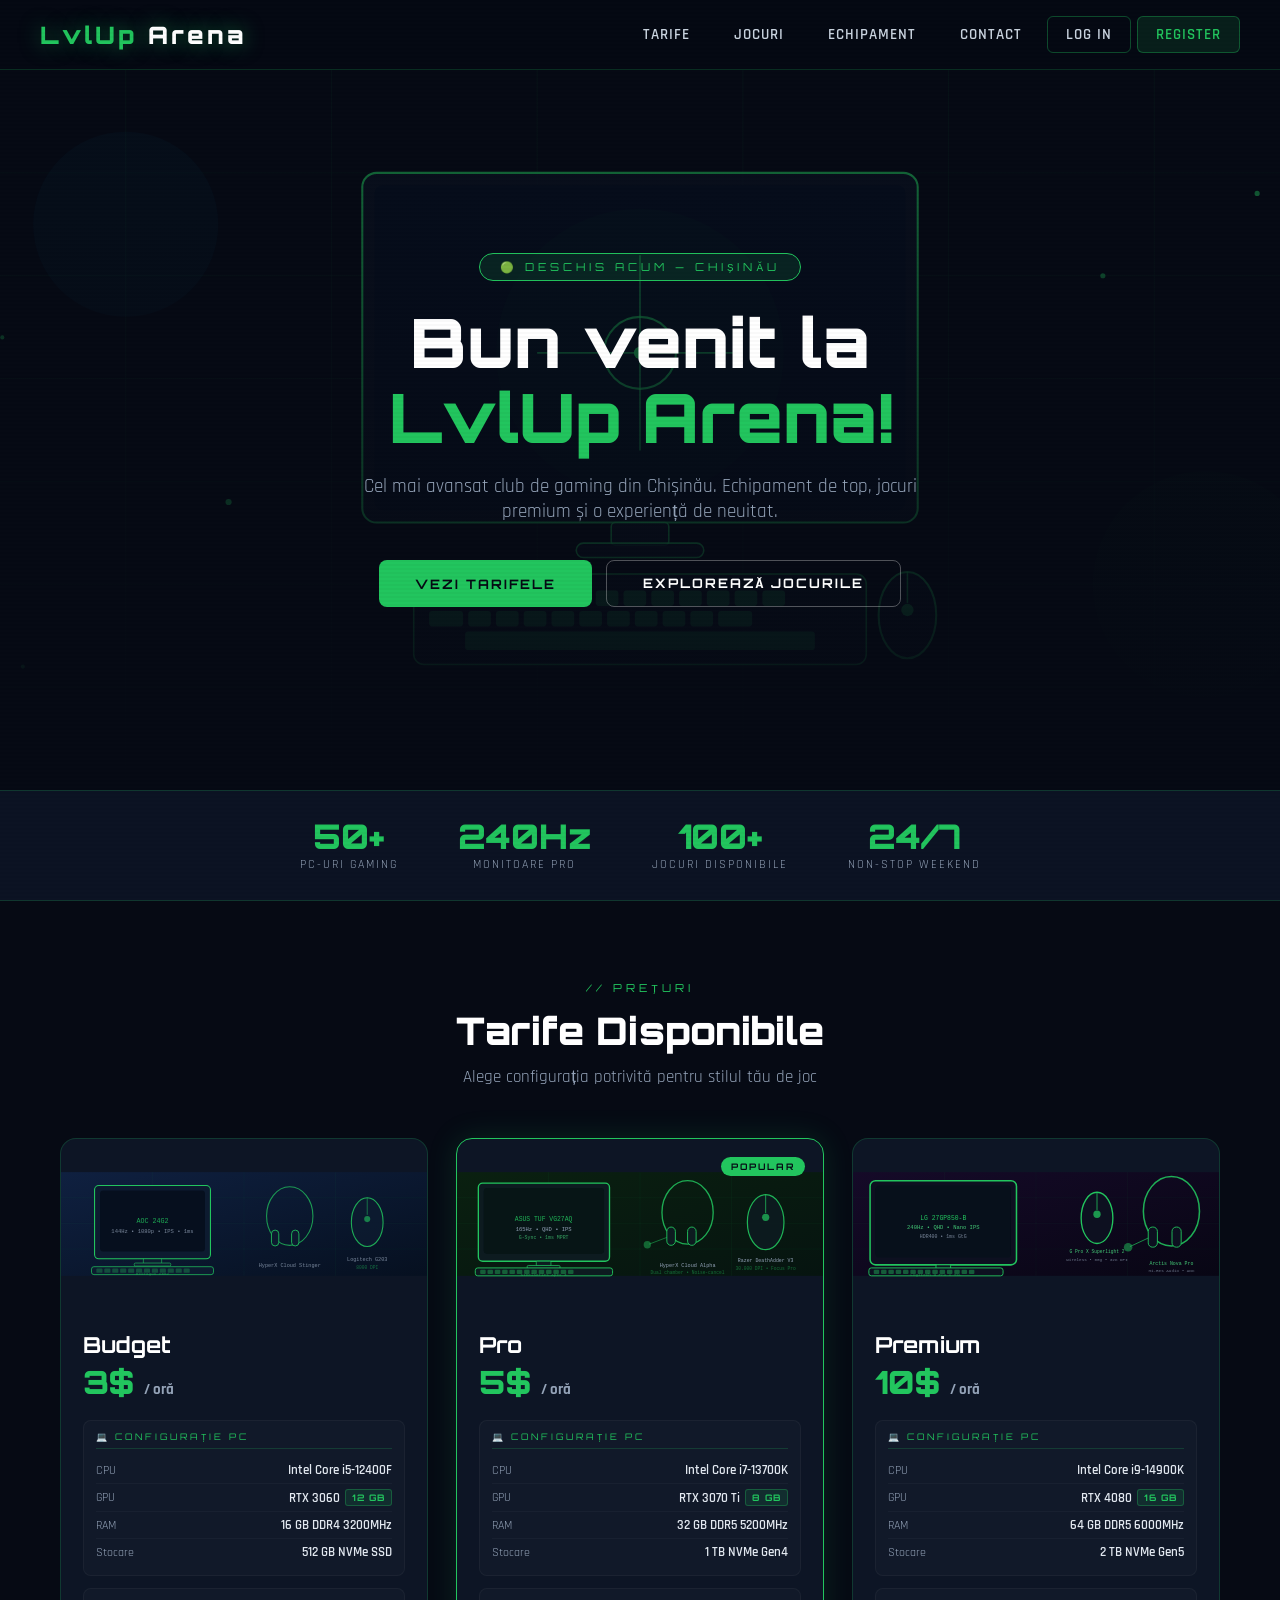
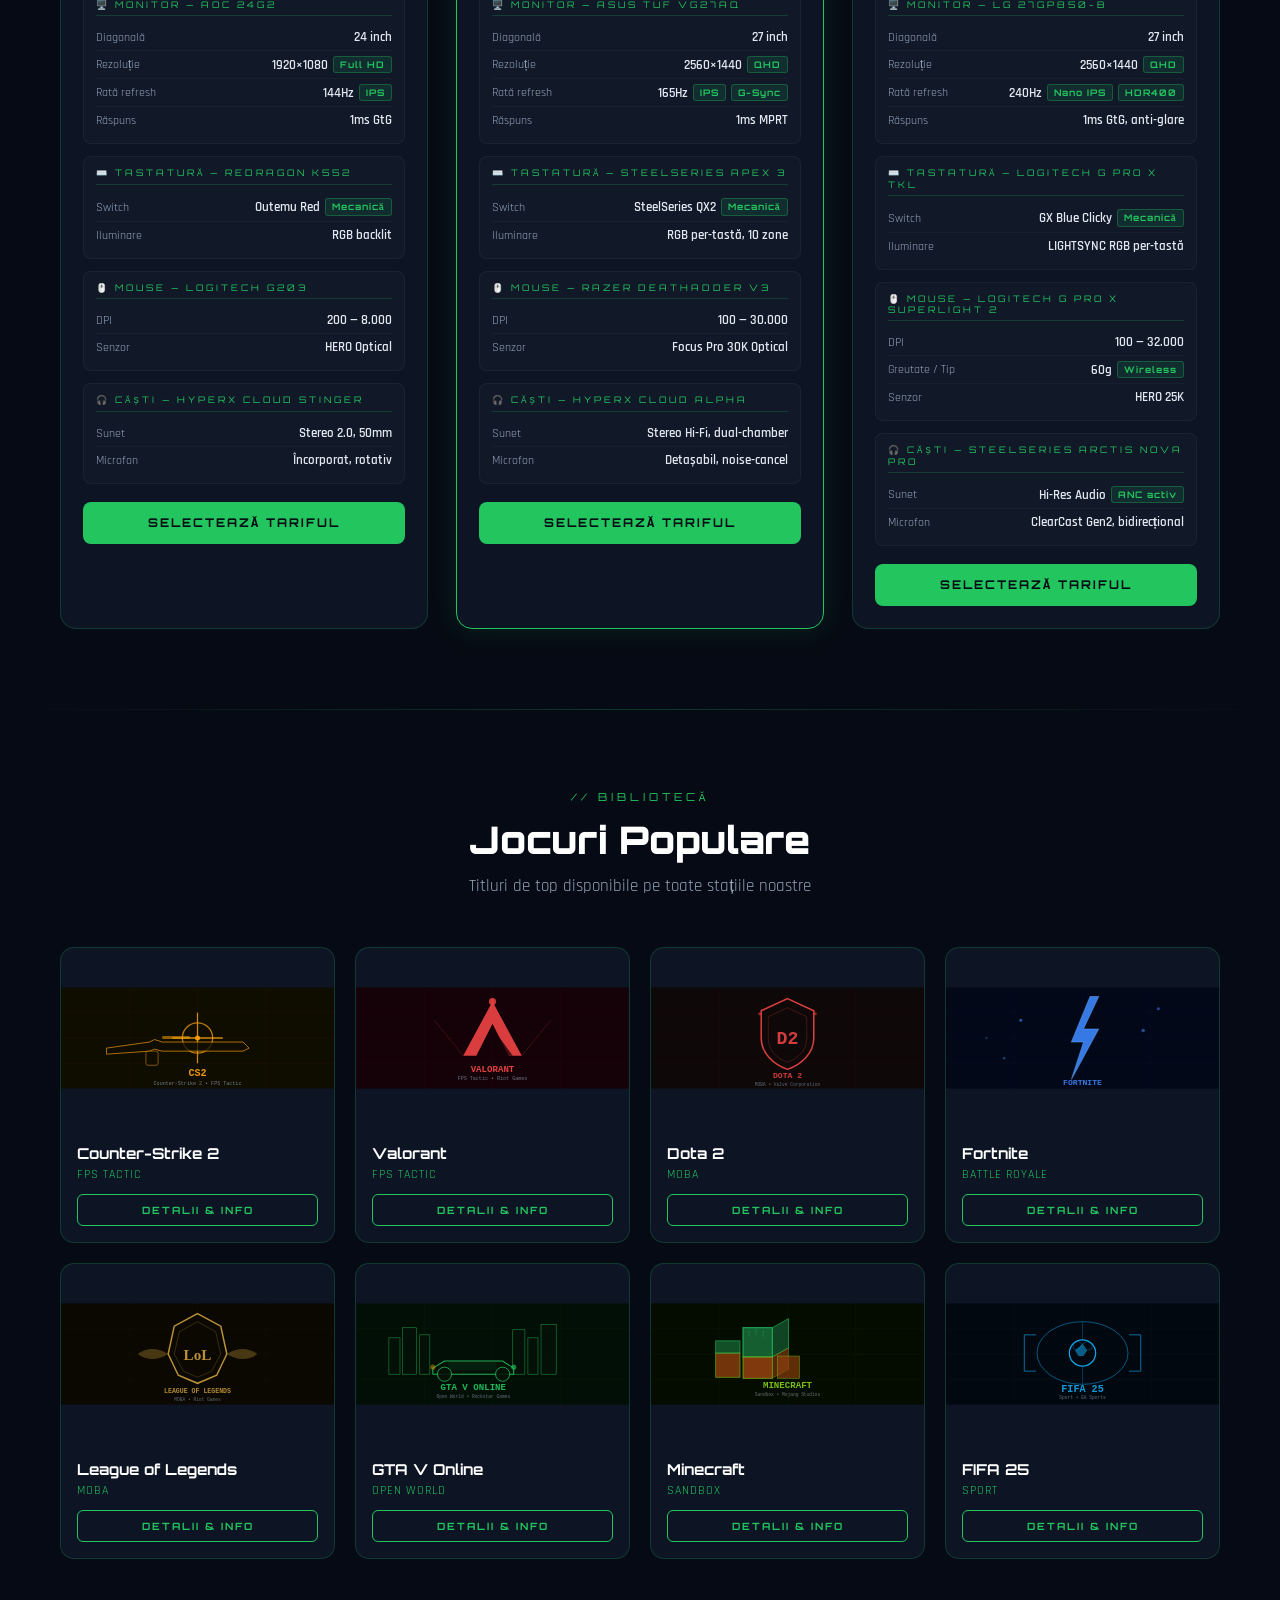
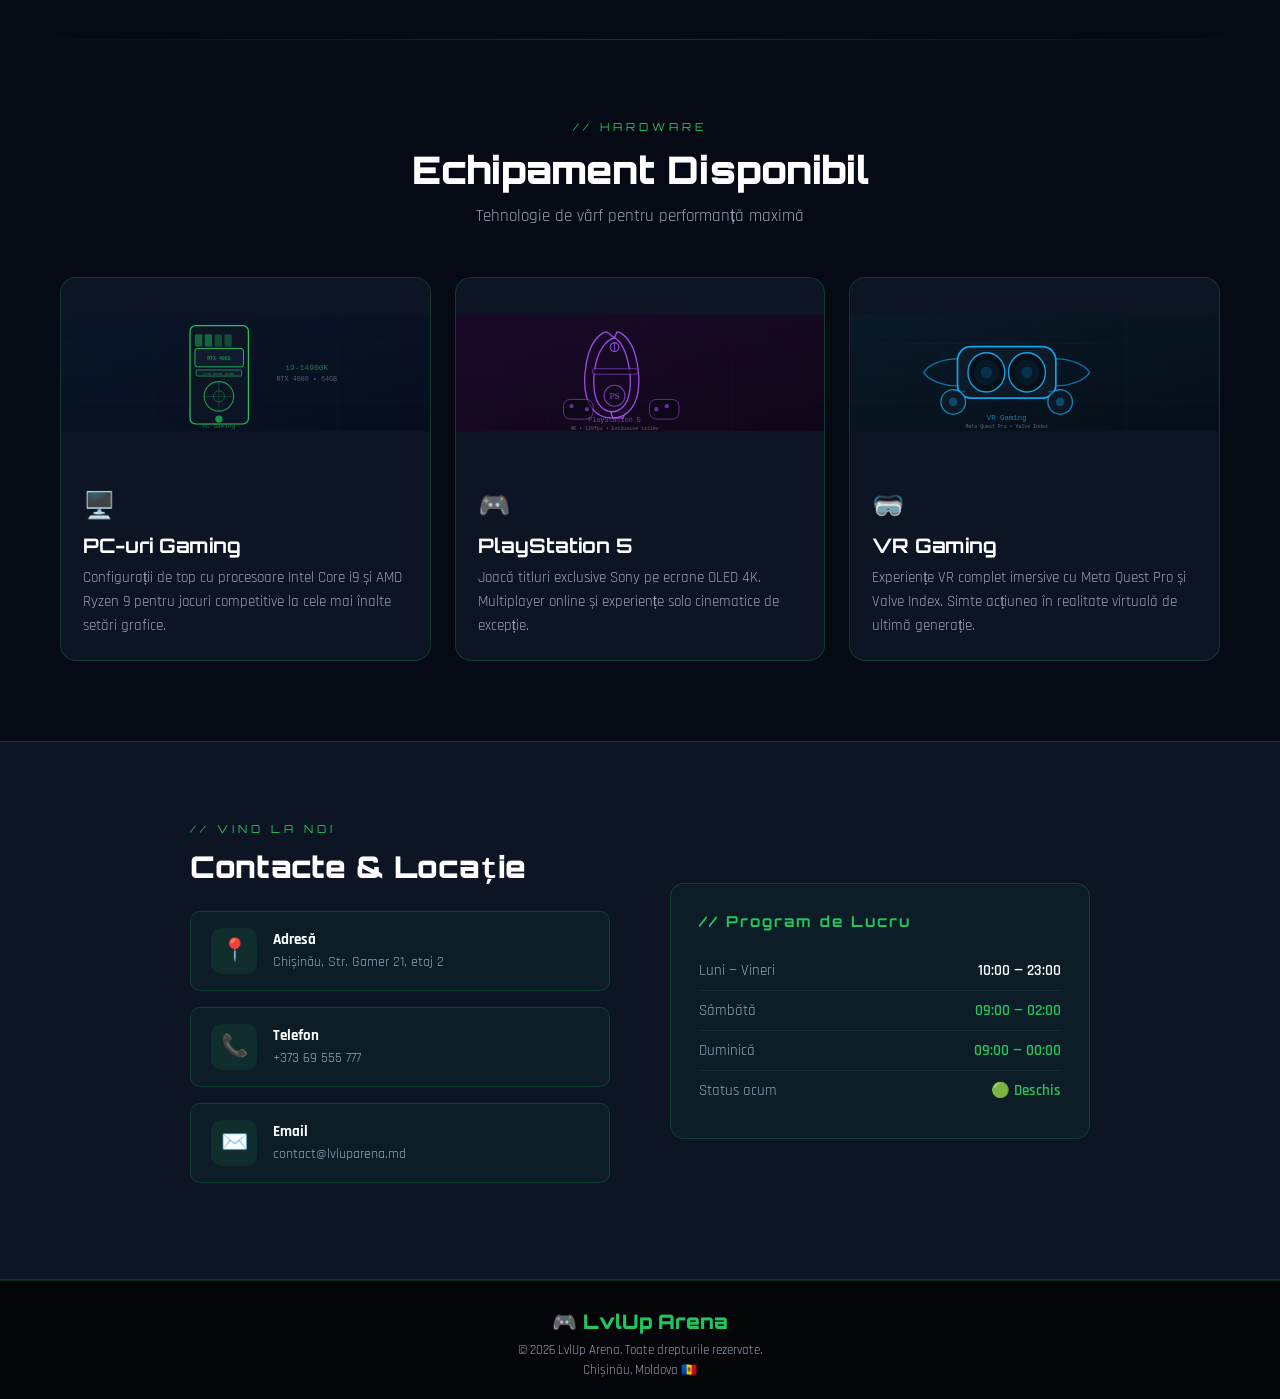
<file: index.html>
<!DOCTYPE html>
<html lang="ro">
<head>
<meta charset="UTF-8">
<meta name="viewport" content="width=device-width, initial-scale=1.0">
<title>LvlUp Arena — Club PC Chișinău</title>
<link href="https://fonts.googleapis.com/css2?family=Orbitron:wght@400;700;900&family=Rajdhani:wght@300;400;600;700&display=swap" rel="stylesheet">
<link rel="stylesheet" href="css.css">
</head>
<body>

<nav>
  <div class="logo">LvlUp <span>Arena</span></div>
  <div class="nav-links">
    <button class="nav-btn" onclick="scrollLa('tarife')">Tarife</button>
    <button class="nav-btn" onclick="scrollLa('jocuri')">Jocuri</button>
    <button class="nav-btn" onclick="scrollLa('echipament')">Echipament</button>
    <button class="nav-btn" onclick="scrollLa('contact')">Contact</button>
    <button class="nav-btn auth-link" onclick="openAuth('login')">Log in</button>
    <button class="nav-btn auth-link register" onclick="openAuth('register')">Register</button>
  </div>
</nav>

<div class="hero">
  <div class="hero-bg">
    <svg viewBox="0 0 1400 700" xmlns="http://www.w3.org/2000/svg" preserveAspectRatio="xMidYMid slice">
      <rect width="1400" height="700" fill="#060a14"/>
      <g stroke="#22c55e" stroke-width="0.5" opacity="0.12">
        <line x1="0" y1="100" x2="1400" y2="100"/><line x1="0" y1="200" x2="1400" y2="200"/><line x1="0" y1="300" x2="1400" y2="300"/><line x1="0" y1="400" x2="1400" y2="400"/><line x1="0" y1="500" x2="1400" y2="500"/><line x1="0" y1="600" x2="1400" y2="600"/>
        <line x1="200" y1="0" x2="200" y2="700"/><line x1="400" y1="0" x2="400" y2="700"/><line x1="600" y1="0" x2="600" y2="700"/><line x1="800" y1="0" x2="800" y2="700"/><line x1="1000" y1="0" x2="1000" y2="700"/><line x1="1200" y1="0" x2="1200" y2="700"/>
      </g>
      <rect x="430" y="100" width="540" height="340" rx="14" fill="#0d1525" stroke="#22c55e" stroke-width="2" opacity="0.8"/>
      <rect x="442" y="112" width="516" height="316" rx="8" fill="#060f20"/>
      <line x1="700" y1="180" x2="700" y2="370" stroke="#22c55e" stroke-width="1.5" opacity="0.6"/>
      <line x1="600" y1="275" x2="800" y2="275" stroke="#22c55e" stroke-width="1.5" opacity="0.6"/>
      <circle cx="700" cy="275" r="35" fill="none" stroke="#22c55e" stroke-width="2" opacity="0.7"/>
      <circle cx="700" cy="275" r="6" fill="#22c55e" opacity="0.9"/>
      <rect x="672" y="440" width="56" height="22" rx="4" fill="#0d1525" stroke="#22c55e" stroke-width="1.5" opacity="0.8"/>
      <rect x="638" y="460" width="124" height="14" rx="7" fill="#0d1525" stroke="#22c55e" stroke-width="1.5" opacity="0.8"/>
      <rect x="480" y="490" width="440" height="88" rx="10" fill="#0d1525" stroke="#22c55e" stroke-width="1.5" opacity="0.7"/>
      <g fill="#22c55e" opacity="0.4">
        <rect x="495" y="506" width="22" height="15" rx="3"/><rect x="522" y="506" width="22" height="15" rx="3"/><rect x="549" y="506" width="22" height="15" rx="3"/><rect x="576" y="506" width="22" height="15" rx="3"/><rect x="603" y="506" width="22" height="15" rx="3"/><rect x="630" y="506" width="22" height="15" rx="3"/><rect x="657" y="506" width="22" height="15" rx="3"/><rect x="684" y="506" width="22" height="15" rx="3"/><rect x="711" y="506" width="22" height="15" rx="3"/><rect x="738" y="506" width="22" height="15" rx="3"/><rect x="765" y="506" width="22" height="15" rx="3"/><rect x="792" y="506" width="22" height="15" rx="3"/><rect x="819" y="506" width="22" height="15" rx="3"/>
        <rect x="495" y="526" width="33" height="15" rx="3"/><rect x="533" y="526" width="22" height="15" rx="3"/><rect x="560" y="526" width="22" height="15" rx="3"/><rect x="587" y="526" width="22" height="15" rx="3"/><rect x="614" y="526" width="22" height="15" rx="3"/><rect x="641" y="526" width="22" height="15" rx="3"/><rect x="668" y="526" width="22" height="15" rx="3"/><rect x="695" y="526" width="22" height="15" rx="3"/><rect x="722" y="526" width="22" height="15" rx="3"/><rect x="749" y="526" width="22" height="15" rx="3"/><rect x="776" y="526" width="33" height="15" rx="3"/>
        <rect x="530" y="546" width="340" height="18" rx="3"/>
      </g>
      <ellipse cx="960" cy="530" rx="28" ry="42" fill="#0d1525" stroke="#22c55e" stroke-width="2" opacity="0.7"/>
      <line x1="960" y1="488" x2="960" y2="518" stroke="#22c55e" stroke-width="1.5" opacity="0.7"/>
      <circle cx="960" cy="525" r="6" fill="#22c55e" opacity="0.6"/>
      <circle cx="700" cy="275" r="140" fill="#22c55e" opacity="0.025"/>
      <circle cx="200" cy="150" r="90" fill="#0ea5e9" opacity="0.04"/>
      <circle cx="1250" cy="500" r="110" fill="#22c55e" opacity="0.03"/>
      <circle cx="300" cy="420" r="3" fill="#22c55e" opacity="0.7"/>
      <circle cx="1150" cy="200" r="2.5" fill="#22c55e" opacity="0.6"/>
      <circle cx="100" cy="580" r="2" fill="#22c55e" opacity="0.5"/>
      <circle cx="1350" cy="300" r="3" fill="#0ea5e9" opacity="0.6"/>
      <circle cx="80" cy="260" r="2" fill="#22c55e" opacity="0.5"/>
      <circle cx="1300" cy="120" r="2.5" fill="#22c55e" opacity="0.7"/>
    </svg>
  </div>
  <div class="hero-content">
    <div class="hero-badge">🟢 Deschis acum — Chișinău</div>
    <h1>Bun venit la<br><span class="hl">LvlUp Arena!</span></h1>
    <p>Cel mai avansat club de gaming din Chișinău. Echipament de top, jocuri premium și o experiență de neuitat.</p>
    <div class="hero-btns">
      <button class="btn-p" onclick="scrollLa('tarife')">Vezi Tarifele</button>
      <button class="btn-s" onclick="scrollLa('jocuri')">Explorează Jocurile</button>
    </div>
  </div>
</div>

<div class="stats-bar">
  <div class="stat"><div class="stat-num">50+</div><div class="stat-label">PC-uri Gaming</div></div>
  <div class="stat"><div class="stat-num">240Hz</div><div class="stat-label">Monitoare Pro</div></div>
  <div class="stat"><div class="stat-num">100+</div><div class="stat-label">Jocuri disponibile</div></div>
  <div class="stat"><div class="stat-num">24/7</div><div class="stat-label">Non-stop weekend</div></div>
</div>

<!-- TARIFE -->
<section class="section" id="tarife">
  <div class="sec-header">
    <div class="sec-tag">// Prețuri</div>
    <h2>Tarife Disponibile</h2>
    <p class="sec-sub">Alege configurația potrivită pentru stilul tău de joc</p>
  </div>
  <div class="tarife-grid">

    <div class="tarif-card anim">
      <svg class="card-img" viewBox="0 0 600 170" xmlns="http://www.w3.org/2000/svg">
        <defs><linearGradient id="gb" x1="0" y1="0" x2="1" y2="1"><stop offset="0%" stop-color="#0f2040"/><stop offset="100%" stop-color="#061020"/></linearGradient></defs>
        <rect width="600" height="170" fill="url(#gb)"/>
        <g stroke="#22c55e" stroke-width="0.5" opacity="0.12"><line x1="0" y1="42" x2="600" y2="42"/><line x1="0" y1="84" x2="600" y2="84"/><line x1="0" y1="126" x2="600" y2="126"/><line x1="150" y1="0" x2="150" y2="170"/><line x1="300" y1="0" x2="300" y2="170"/><line x1="450" y1="0" x2="450" y2="170"/></g>
        <rect x="55" y="22" width="190" height="120" rx="7" fill="#0d1b30" stroke="#22c55e" stroke-width="1.8"/>
        <rect x="64" y="30" width="172" height="100" rx="5" fill="#060f1e"/>
        <text x="150" y="83" text-anchor="middle" font-family="monospace" font-size="11" fill="#22c55e" opacity="0.85">AOC 24G2</text>
        <text x="150" y="99" text-anchor="middle" font-family="monospace" font-size="9" fill="#94a3b8" opacity="0.8">144Hz • 1080p • IPS • 1ms</text>
        <rect x="135" y="142" width="30" height="8" rx="2" fill="#0d1b30" stroke="#22c55e" stroke-width="1"/>
        <rect x="120" y="149" width="60" height="5" rx="2" fill="#0d1b30" stroke="#22c55e" stroke-width="1"/>
        <rect x="50" y="155" width="200" height="13" rx="4" fill="#0d1b30" stroke="#22c55e" stroke-width="1.2"/>
        <g fill="#22c55e" opacity="0.3"><rect x="58" y="158" width="10" height="7" rx="1.5"/><rect x="71" y="158" width="10" height="7" rx="1.5"/><rect x="84" y="158" width="10" height="7" rx="1.5"/><rect x="97" y="158" width="10" height="7" rx="1.5"/><rect x="110" y="158" width="10" height="7" rx="1.5"/><rect x="123" y="158" width="10" height="7" rx="1.5"/><rect x="136" y="158" width="10" height="7" rx="1.5"/><rect x="149" y="158" width="10" height="7" rx="1.5"/><rect x="162" y="158" width="10" height="7" rx="1.5"/><rect x="175" y="158" width="10" height="7" rx="1.5"/><rect x="188" y="158" width="10" height="7" rx="1.5"/><rect x="201" y="158" width="10" height="7" rx="1.5"/></g>
        <text x="150" y="168" text-anchor="middle" font-family="monospace" font-size="7" fill="#22c55e" opacity="0.5">Redragon K552</text>
        <ellipse cx="375" cy="72" rx="38" ry="48" fill="none" stroke="#22c55e" stroke-width="1.8" opacity="0.75"/>
        <rect x="345" y="95" width="12" height="26" rx="6" fill="#0d1b30" stroke="#22c55e" stroke-width="1.4"/>
        <rect x="378" y="95" width="12" height="26" rx="6" fill="#0d1b30" stroke="#22c55e" stroke-width="1.4"/>
        <text x="375" y="155" text-anchor="middle" font-family="monospace" font-size="8.5" fill="#94a3b8" opacity="0.8">HyperX Cloud Stinger</text>
        <ellipse cx="502" cy="82" rx="26" ry="40" fill="#0d1b30" stroke="#22c55e" stroke-width="1.8" opacity="0.85"/>
        <line x1="502" y1="42" x2="502" y2="70" stroke="#22c55e" stroke-width="1.2" opacity="0.7"/>
        <circle cx="502" cy="77" r="5" fill="#22c55e" opacity="0.6"/>
        <text x="502" y="145" text-anchor="middle" font-family="monospace" font-size="8.5" fill="#94a3b8" opacity="0.8">Logitech G203</text>
        <text x="502" y="158" text-anchor="middle" font-family="monospace" font-size="7.5" fill="#22c55e" opacity="0.5">8000 DPI</text>
      </svg>
      <div class="tarif-body">
        <div class="tarif-name">Budget</div>
        <div class="tarif-price">3$ <span>/ oră</span></div>
        <div class="spec-group">
          <div class="spec-group-title">💻 Configurație PC</div>
          <div class="spec-item"><span class="spec-label">CPU</span><span class="spec-val">Intel Core i5-12400F</span></div>
          <div class="spec-item"><span class="spec-label">GPU</span><span class="spec-val">RTX 3060 <span class="spec-tag">12 GB</span></span></div>
          <div class="spec-item"><span class="spec-label">RAM</span><span class="spec-val">16 GB DDR4 3200MHz</span></div>
          <div class="spec-item"><span class="spec-label">Stocare</span><span class="spec-val">512 GB NVMe SSD</span></div>
        </div>
        <div class="spec-group">
          <div class="spec-group-title">🖥️ Monitor — AOC 24G2</div>
          <div class="spec-item"><span class="spec-label">Diagonală</span><span class="spec-val">24 inch</span></div>
          <div class="spec-item"><span class="spec-label">Rezoluție</span><span class="spec-val">1920×1080 <span class="spec-tag">Full HD</span></span></div>
          <div class="spec-item"><span class="spec-label">Rată refresh</span><span class="spec-val">144Hz <span class="spec-tag">IPS</span></span></div>
          <div class="spec-item"><span class="spec-label">Răspuns</span><span class="spec-val">1ms GtG</span></div>
        </div>
        <div class="spec-group">
          <div class="spec-group-title">⌨️ Tastatură — Redragon K552</div>
          <div class="spec-item"><span class="spec-label">Switch</span><span class="spec-val">Outemu Red <span class="spec-tag">Mecanică</span></span></div>
          <div class="spec-item"><span class="spec-label">Iluminare</span><span class="spec-val">RGB backlit</span></div>
        </div>
        <div class="spec-group">
          <div class="spec-group-title">🖱️ Mouse — Logitech G203</div>
          <div class="spec-item"><span class="spec-label">DPI</span><span class="spec-val">200 — 8.000</span></div>
          <div class="spec-item"><span class="spec-label">Senzor</span><span class="spec-val">HERO Optical</span></div>
        </div>
        <div class="spec-group">
          <div class="spec-group-title">🎧 Căști — HyperX Cloud Stinger</div>
          <div class="spec-item"><span class="spec-label">Sunet</span><span class="spec-val">Stereo 2.0, 50mm</span></div>
          <div class="spec-item"><span class="spec-label">Microfon</span><span class="spec-val">Încorporat, rotativ</span></div>
        </div>
        <button class="btn-sel" onclick="selectTarif('Budget','3$')">Selectează Tariful</button>
      </div>
    </div>

    <div class="tarif-card featured anim">
      <div class="f-badge">Popular</div>
      <svg class="card-img" viewBox="0 0 600 170" xmlns="http://www.w3.org/2000/svg">
        <defs><linearGradient id="gp" x1="0" y1="0" x2="1" y2="1"><stop offset="0%" stop-color="#0a2010"/><stop offset="100%" stop-color="#061410"/></linearGradient></defs>
        <rect width="600" height="170" fill="url(#gp)"/>
        <g stroke="#22c55e" stroke-width="0.5" opacity="0.15"><line x1="0" y1="42" x2="600" y2="42"/><line x1="0" y1="84" x2="600" y2="84"/><line x1="0" y1="126" x2="600" y2="126"/><line x1="150" y1="0" x2="150" y2="170"/><line x1="300" y1="0" x2="300" y2="170"/><line x1="450" y1="0" x2="450" y2="170"/></g>
        <rect x="35" y="18" width="215" height="128" rx="7" fill="#0d1b20" stroke="#22c55e" stroke-width="2.2"/>
        <rect x="44" y="26" width="197" height="108" rx="5" fill="#060f14"/>
        <rect x="44" y="26" width="197" height="108" fill="#22c55e" opacity="0.03" rx="5"/>
        <text x="142" y="80" text-anchor="middle" font-family="monospace" font-size="10.5" fill="#22c55e" opacity="0.9">ASUS TUF VG27AQ</text>
        <text x="142" y="96" text-anchor="middle" font-family="monospace" font-size="9" fill="#94a3b8">165Hz • QHD • IPS</text>
        <text x="142" y="110" text-anchor="middle" font-family="monospace" font-size="8" fill="#4ade80" opacity="0.7">G-Sync • 1ms MPRT</text>
        <rect x="130" y="146" width="24" height="8" rx="2" fill="#0d1b20" stroke="#22c55e" stroke-width="1.2"/>
        <rect x="115" y="153" width="54" height="5" rx="2" fill="#0d1b20" stroke="#22c55e" stroke-width="1.2"/>
        <rect x="30" y="157" width="225" height="13" rx="4" fill="#0d1b20" stroke="#22c55e" stroke-width="1.5"/>
        <g fill="#22c55e" opacity="0.4"><rect x="38" y="160" width="9" height="7" rx="1.5"/><rect x="50" y="160" width="9" height="7" rx="1.5"/><rect x="62" y="160" width="9" height="7" rx="1.5"/><rect x="74" y="160" width="9" height="7" rx="1.5"/><rect x="86" y="160" width="9" height="7" rx="1.5"/><rect x="98" y="160" width="9" height="7" rx="1.5"/><rect x="110" y="160" width="9" height="7" rx="1.5"/><rect x="122" y="160" width="9" height="7" rx="1.5"/><rect x="134" y="160" width="9" height="7" rx="1.5"/><rect x="146" y="160" width="9" height="7" rx="1.5"/><rect x="158" y="160" width="9" height="7" rx="1.5"/><rect x="170" y="160" width="9" height="7" rx="1.5"/><rect x="182" y="160" width="9" height="7" rx="1.5"/></g>
        <text x="142" y="170" text-anchor="middle" font-family="monospace" font-size="7" fill="#22c55e" opacity="0.6">SteelSeries Apex 3</text>
        <ellipse cx="378" cy="66" rx="42" ry="52" fill="none" stroke="#22c55e" stroke-width="2.2" opacity="0.85"/>
        <rect x="344" y="90" width="14" height="30" rx="7" fill="#0d1b20" stroke="#22c55e" stroke-width="1.5"/>
        <rect x="378" y="90" width="14" height="30" rx="7" fill="#0d1b20" stroke="#22c55e" stroke-width="1.5"/>
        <line x1="344" y1="107" x2="315" y2="118" stroke="#22c55e" stroke-width="1.2" opacity="0.7"/>
        <circle cx="312" cy="119" r="6" fill="#22c55e" opacity="0.45"/>
        <text x="378" y="155" text-anchor="middle" font-family="monospace" font-size="8.5" fill="#94a3b8">HyperX Cloud Alpha</text>
        <text x="378" y="167" text-anchor="middle" font-family="monospace" font-size="7.5" fill="#22c55e" opacity="0.5">Dual chamber • Noise-cancel</text>
        <ellipse cx="506" cy="82" rx="30" ry="45" fill="#0d1b20" stroke="#22c55e" stroke-width="2" opacity="0.9"/>
        <line x1="506" y1="37" x2="506" y2="67" stroke="#22c55e" stroke-width="1.5" opacity="0.8"/>
        <circle cx="506" cy="74" r="6" fill="#22c55e" opacity="0.7"/>
        <text x="506" y="148" text-anchor="middle" font-family="monospace" font-size="8" fill="#94a3b8">Razer DeathAdder V3</text>
        <text x="506" y="160" text-anchor="middle" font-family="monospace" font-size="7.5" fill="#22c55e" opacity="0.5">30.000 DPI • Focus Pro</text>
      </svg>
      <div class="tarif-body">
        <div class="tarif-name">Pro</div>
        <div class="tarif-price">5$ <span>/ oră</span></div>
        <div class="spec-group">
          <div class="spec-group-title">💻 Configurație PC</div>
          <div class="spec-item"><span class="spec-label">CPU</span><span class="spec-val">Intel Core i7-13700K</span></div>
          <div class="spec-item"><span class="spec-label">GPU</span><span class="spec-val">RTX 3070 Ti <span class="spec-tag">8 GB</span></span></div>
          <div class="spec-item"><span class="spec-label">RAM</span><span class="spec-val">32 GB DDR5 5200MHz</span></div>
          <div class="spec-item"><span class="spec-label">Stocare</span><span class="spec-val">1 TB NVMe Gen4</span></div>
        </div>
        <div class="spec-group">
          <div class="spec-group-title">🖥️ Monitor — ASUS TUF VG27AQ</div>
          <div class="spec-item"><span class="spec-label">Diagonală</span><span class="spec-val">27 inch</span></div>
          <div class="spec-item"><span class="spec-label">Rezoluție</span><span class="spec-val">2560×1440 <span class="spec-tag">QHD</span></span></div>
          <div class="spec-item"><span class="spec-label">Rată refresh</span><span class="spec-val">165Hz <span class="spec-tag">IPS</span> <span class="spec-tag">G-Sync</span></span></div>
          <div class="spec-item"><span class="spec-label">Răspuns</span><span class="spec-val">1ms MPRT</span></div>
        </div>
        <div class="spec-group">
          <div class="spec-group-title">⌨️ Tastatură — SteelSeries Apex 3</div>
          <div class="spec-item"><span class="spec-label">Switch</span><span class="spec-val">SteelSeries QX2 <span class="spec-tag">Mecanică</span></span></div>
          <div class="spec-item"><span class="spec-label">Iluminare</span><span class="spec-val">RGB per-tastă, 10 zone</span></div>
        </div>
        <div class="spec-group">
          <div class="spec-group-title">🖱️ Mouse — Razer DeathAdder V3</div>
          <div class="spec-item"><span class="spec-label">DPI</span><span class="spec-val">100 — 30.000</span></div>
          <div class="spec-item"><span class="spec-label">Senzor</span><span class="spec-val">Focus Pro 30K Optical</span></div>
        </div>
        <div class="spec-group">
          <div class="spec-group-title">🎧 Căști — HyperX Cloud Alpha</div>
          <div class="spec-item"><span class="spec-label">Sunet</span><span class="spec-val">Stereo Hi-Fi, dual-chamber</span></div>
          <div class="spec-item"><span class="spec-label">Microfon</span><span class="spec-val">Detașabil, noise-cancel</span></div>
        </div>
        <button class="btn-sel" onclick="selectTarif('Pro','5$')">Selectează Tariful</button>
      </div>
    </div>

    <div class="tarif-card anim">
      <svg class="card-img" viewBox="0 0 600 170" xmlns="http://www.w3.org/2000/svg">
        <defs><linearGradient id="gpr" x1="0" y1="0" x2="1" y2="1"><stop offset="0%" stop-color="#150a28"/><stop offset="100%" stop-color="#080614"/></linearGradient></defs>
        <rect width="600" height="170" fill="url(#gpr)"/>
        <g stroke="#22c55e" stroke-width="0.5" opacity="0.12"><line x1="0" y1="42" x2="600" y2="42"/><line x1="0" y1="84" x2="600" y2="84"/><line x1="0" y1="126" x2="600" y2="126"/><line x1="150" y1="0" x2="150" y2="170"/><line x1="300" y1="0" x2="300" y2="170"/><line x1="450" y1="0" x2="450" y2="170"/></g>
        <rect x="28" y="14" width="240" height="138" rx="9" fill="#0d1020" stroke="#22c55e" stroke-width="2.5"/>
        <rect x="37" y="22" width="222" height="118" rx="6" fill="#060818"/>
        <rect x="37" y="22" width="222" height="118" fill="#22c55e" opacity="0.04" rx="6"/>
        <text x="148" y="78" text-anchor="middle" font-family="monospace" font-size="10.5" fill="#22c55e">LG 27GP850-B</text>
        <text x="148" y="94" text-anchor="middle" font-family="monospace" font-size="9" fill="#4ade80" opacity="0.9">240Hz • QHD • Nano IPS</text>
        <text x="148" y="108" text-anchor="middle" font-family="monospace" font-size="8" fill="#94a3b8" opacity="0.8">HDR400 • 1ms GtG</text>
        <rect x="136" y="152" width="24" height="8" rx="2" fill="#0d1020" stroke="#22c55e" stroke-width="1.5"/>
        <rect x="118" y="159" width="60" height="5" rx="2" fill="#0d1020" stroke="#22c55e" stroke-width="1.5"/>
        <rect x="26" y="157" width="220" height="13" rx="4" fill="#0d1020" stroke="#22c55e" stroke-width="1.5"/>
        <g fill="#22c55e" opacity="0.42"><rect x="34" y="160" width="9" height="7" rx="1.5"/><rect x="46" y="160" width="9" height="7" rx="1.5"/><rect x="58" y="160" width="9" height="7" rx="1.5"/><rect x="70" y="160" width="9" height="7" rx="1.5"/><rect x="82" y="160" width="9" height="7" rx="1.5"/><rect x="94" y="160" width="9" height="7" rx="1.5"/><rect x="106" y="160" width="9" height="7" rx="1.5"/><rect x="118" y="160" width="9" height="7" rx="1.5"/><rect x="130" y="160" width="9" height="7" rx="1.5"/><rect x="142" y="160" width="9" height="7" rx="1.5"/><rect x="154" y="160" width="9" height="7" rx="1.5"/><rect x="166" y="160" width="9" height="7" rx="1.5"/><rect x="178" y="160" width="9" height="7" rx="1.5"/><rect x="190" y="160" width="9" height="7" rx="1.5"/></g>
        <text x="136" y="170" text-anchor="middle" font-family="monospace" font-size="7" fill="#22c55e" opacity="0.6">Logitech G Pro X TKL</text>
        <ellipse cx="400" cy="75" rx="26" ry="42" fill="#0d1020" stroke="#22c55e" stroke-width="2.2"/>
        <line x1="400" y1="33" x2="400" y2="62" stroke="#22c55e" stroke-width="1.5" opacity="0.85"/>
        <circle cx="400" cy="69" r="6" fill="#22c55e" opacity="0.75"/>
        <text x="400" y="133" text-anchor="middle" font-family="monospace" font-size="7.5" fill="#4ade80" opacity="0.9">G Pro X Superlight 2</text>
        <text x="400" y="145" text-anchor="middle" font-family="monospace" font-size="7" fill="#94a3b8" opacity="0.7">Wireless • 60g • 32K DPI</text>
        <ellipse cx="522" cy="64" rx="46" ry="57" fill="none" stroke="#22c55e" stroke-width="2.5" opacity="0.88"/>
        <rect x="484" y="90" width="15" height="33" rx="7" fill="#0d1020" stroke="#22c55e" stroke-width="1.5"/>
        <rect x="523" y="90" width="15" height="33" rx="7" fill="#0d1020" stroke="#22c55e" stroke-width="1.5"/>
        <line x1="484" y1="108" x2="454" y2="122" stroke="#22c55e" stroke-width="1.5" opacity="0.75"/>
        <circle cx="451" cy="123" r="7" fill="#22c55e" opacity="0.5"/>
        <text x="522" y="152" text-anchor="middle" font-family="monospace" font-size="8" fill="#4ade80" opacity="0.9">Arctis Nova Pro</text>
        <text x="522" y="164" text-anchor="middle" font-family="monospace" font-size="7" fill="#94a3b8" opacity="0.7">Hi-Res Audio • ANC</text>
      </svg>
      <div class="tarif-body">
        <div class="tarif-name">Premium</div>
        <div class="tarif-price">10$ <span>/ oră</span></div>
        <div class="spec-group">
          <div class="spec-group-title">💻 Configurație PC</div>
          <div class="spec-item"><span class="spec-label">CPU</span><span class="spec-val">Intel Core i9-14900K</span></div>
          <div class="spec-item"><span class="spec-label">GPU</span><span class="spec-val">RTX 4080 <span class="spec-tag">16 GB</span></span></div>
          <div class="spec-item"><span class="spec-label">RAM</span><span class="spec-val">64 GB DDR5 6000MHz</span></div>
          <div class="spec-item"><span class="spec-label">Stocare</span><span class="spec-val">2 TB NVMe Gen5</span></div>
        </div>
        <div class="spec-group">
          <div class="spec-group-title">🖥️ Monitor — LG 27GP850-B</div>
          <div class="spec-item"><span class="spec-label">Diagonală</span><span class="spec-val">27 inch</span></div>
          <div class="spec-item"><span class="spec-label">Rezoluție</span><span class="spec-val">2560×1440 <span class="spec-tag">QHD</span></span></div>
          <div class="spec-item"><span class="spec-label">Rată refresh</span><span class="spec-val">240Hz <span class="spec-tag">Nano IPS</span> <span class="spec-tag">HDR400</span></span></div>
          <div class="spec-item"><span class="spec-label">Răspuns</span><span class="spec-val">1ms GtG, anti-glare</span></div>
        </div>
        <div class="spec-group">
          <div class="spec-group-title">⌨️ Tastatură — Logitech G Pro X TKL</div>
          <div class="spec-item"><span class="spec-label">Switch</span><span class="spec-val">GX Blue Clicky <span class="spec-tag">Mecanică</span></span></div>
          <div class="spec-item"><span class="spec-label">Iluminare</span><span class="spec-val">LIGHTSYNC RGB per-tastă</span></div>
        </div>
        <div class="spec-group">
          <div class="spec-group-title">🖱️ Mouse — Logitech G Pro X Superlight 2</div>
          <div class="spec-item"><span class="spec-label">DPI</span><span class="spec-val">100 — 32.000</span></div>
          <div class="spec-item"><span class="spec-label">Greutate / Tip</span><span class="spec-val">60g <span class="spec-tag">Wireless</span></span></div>
          <div class="spec-item"><span class="spec-label">Senzor</span><span class="spec-val">HERO 25K</span></div>
        </div>
        <div class="spec-group">
          <div class="spec-group-title">🎧 Căști — SteelSeries Arctis Nova Pro</div>
          <div class="spec-item"><span class="spec-label">Sunet</span><span class="spec-val">Hi-Res Audio <span class="spec-tag">ANC activ</span></span></div>
          <div class="spec-item"><span class="spec-label">Microfon</span><span class="spec-val">ClearCast Gen2, bidirecțional</span></div>
        </div>
        <button class="btn-sel" onclick="selectTarif('Premium','10$')">Selectează Tariful</button>
      </div>
    </div>

  </div>
</section>

<div class="divider"></div>

<!-- JOCURI -->
<section class="section" id="jocuri">
  <div class="sec-header">
    <div class="sec-tag">// Bibliotecă</div>
    <h2>Jocuri Populare</h2>
    <p class="sec-sub">Titluri de top disponibile pe toate stațiile noastre</p>
  </div>
  <div class="jocuri-grid" id="jocuriGrid"></div>
</section>

<div class="divider"></div>

<!-- ECHIPAMENT -->
<section class="section" id="echipament">
  <div class="sec-header">
    <div class="sec-tag">// Hardware</div>
    <h2>Echipament Disponibil</h2>
    <p class="sec-sub">Tehnologie de vârf pentru performanță maximă</p>
  </div>
  <div class="echip-grid">
    <div class="echip-card anim">
      <svg class="echip-img" viewBox="0 0 600 190" xmlns="http://www.w3.org/2000/svg">
        <defs><linearGradient id="epc" x1="0" y1="0" x2="1" y2="1"><stop offset="0%" stop-color="#0a1628"/><stop offset="100%" stop-color="#060e1e"/></linearGradient></defs>
        <rect width="600" height="190" fill="url(#epc)"/>
        <g stroke="#22c55e" stroke-width="0.5" opacity="0.1"><line x1="0" y1="47" x2="600" y2="47"/><line x1="0" y1="94" x2="600" y2="94"/><line x1="0" y1="141" x2="600" y2="141"/><line x1="150" y1="0" x2="150" y2="190"/><line x1="300" y1="0" x2="300" y2="190"/><line x1="450" y1="0" x2="450" y2="190"/></g>
        <rect x="210" y="18" width="95" height="160" rx="9" fill="#0d1525" stroke="#22c55e" stroke-width="2"/>
        <rect x="218" y="55" width="79" height="30" rx="4" fill="#111c30" stroke="#22c55e" stroke-width="1.5"/>
        <text x="257" y="74" text-anchor="middle" font-family="monospace" font-size="8" fill="#22c55e" opacity="0.85">RTX 4080</text>
        <rect x="218" y="32" width="12" height="20" rx="2" fill="#22c55e" opacity="0.45"/><rect x="234" y="32" width="12" height="20" rx="2" fill="#22c55e" opacity="0.45"/><rect x="250" y="32" width="12" height="20" rx="2" fill="#22c55e" opacity="0.3"/><rect x="266" y="32" width="12" height="20" rx="2" fill="#22c55e" opacity="0.3"/>
        <circle cx="257" cy="133" r="24" fill="none" stroke="#22c55e" stroke-width="1.8" opacity="0.75"/>
        <circle cx="257" cy="133" r="9" fill="none" stroke="#22c55e" stroke-width="1.2" opacity="0.5"/>
        <line x1="257" y1="109" x2="257" y2="157" stroke="#22c55e" stroke-width="1" opacity="0.4"/><line x1="233" y1="133" x2="281" y2="133" stroke="#22c55e" stroke-width="1" opacity="0.4"/>
        <circle cx="257" cy="170" r="6" fill="#22c55e" opacity="0.7"/>
        <rect x="220" y="90" width="74" height="10" rx="2" fill="#111c30" stroke="#22c55e" stroke-width="1"/>
        <text x="257" y="99" text-anchor="middle" font-family="monospace" font-size="6.5" fill="#22c55e" opacity="0.65">2TB Gen5 NVMe</text>
        <text x="257" y="185" text-anchor="middle" font-family="monospace" font-size="10" fill="#22c55e" opacity="0.55">PC Gaming</text>
        <text x="400" y="90" text-anchor="middle" font-family="monospace" font-size="13" fill="#22c55e" opacity="0.6">i9-14900K</text>
        <text x="400" y="108" text-anchor="middle" font-family="monospace" font-size="11" fill="#94a3b8" opacity="0.5">RTX 4080 • 64GB</text>
      </svg>
      <div class="echip-body">
        <div class="echip-icon">🖥️</div>
        <div class="echip-name">PC-uri Gaming</div>
        <div class="echip-desc">Configurații de top cu procesoare Intel Core i9 și AMD Ryzen 9 pentru jocuri competitive la cele mai înalte setări grafice.</div>
      </div>
    </div>
    <div class="echip-card anim">
      <svg class="echip-img" viewBox="0 0 600 190" xmlns="http://www.w3.org/2000/svg">
        <defs><linearGradient id="eps5" x1="0" y1="0" x2="1" y2="1"><stop offset="0%" stop-color="#1a0a28"/><stop offset="100%" stop-color="#100618"/></linearGradient></defs>
        <rect width="600" height="190" fill="url(#eps5)"/>
        <g stroke="#a855f7" stroke-width="0.5" opacity="0.1"><line x1="0" y1="47" x2="600" y2="47"/><line x1="0" y1="94" x2="600" y2="94"/><line x1="0" y1="141" x2="600" y2="141"/><line x1="150" y1="0" x2="150" y2="190"/><line x1="300" y1="0" x2="300" y2="190"/><line x1="450" y1="0" x2="450" y2="190"/></g>
        <path d="M245,28 C240,28 215,38 210,95 C205,152 232,168 252,168 L272,168 L276,158 L256,158 C241,158 220,148 225,95 C230,52 248,40 258,38 Z" fill="#1a0a28" stroke="#a855f7" stroke-width="2.2" opacity="0.88"/>
        <path d="M262,28 C267,28 292,38 297,95 C302,152 275,168 255,168 L252,158 C267,158 288,148 283,95 C278,52 263,40 258,38 Z" fill="#1a0a28" stroke="#a855f7" stroke-width="2.2" opacity="0.88"/>
        <rect x="222" y="88" width="74" height="9" rx="4" fill="#0d0618" stroke="#a855f7" stroke-width="1.2" opacity="0.75"/>
        <circle cx="258" cy="53" r="7" fill="none" stroke="#a855f7" stroke-width="1.8" opacity="0.85"/>
        <line x1="258" y1="46" x2="258" y2="60" stroke="#a855f7" stroke-width="1.5" opacity="0.85"/>
        <circle cx="258" cy="132" r="17" fill="none" stroke="#a855f7" stroke-width="1.8" opacity="0.65"/>
        <text x="258" y="137" text-anchor="middle" font-family="serif" font-size="15" fill="#a855f7" opacity="0.75">PS</text>
        <rect x="175" y="138" width="48" height="32" rx="11" fill="#0d0618" stroke="#a855f7" stroke-width="1.3" opacity="0.65"/>
        <circle cx="188" cy="149" r="3.5" fill="#a855f7" opacity="0.55"/><circle cx="213" cy="154" r="3.5" fill="#a855f7" opacity="0.55"/>
        <rect x="315" y="138" width="48" height="32" rx="11" fill="#0d0618" stroke="#a855f7" stroke-width="1.3" opacity="0.65"/>
        <circle cx="343" cy="149" r="3.5" fill="#a855f7" opacity="0.55"/><circle cx="326" cy="154" r="3.5" fill="#a855f7" opacity="0.55"/>
        <text x="258" y="175" text-anchor="middle" font-family="monospace" font-size="11" fill="#a855f7" opacity="0.7">PlayStation 5</text>
        <text x="258" y="187" text-anchor="middle" font-family="monospace" font-size="8" fill="#94a3b8" opacity="0.6">4K • 120fps • Exclusive titles</text>
      </svg>
      <div class="echip-body">
        <div class="echip-icon">🎮</div>
        <div class="echip-name">PlayStation 5</div>
        <div class="echip-desc">Joacă titluri exclusive Sony pe ecrane OLED 4K. Multiplayer online și experiențe solo cinematice de excepție.</div>
      </div>
    </div>
    <div class="echip-card anim">
      <svg class="echip-img" viewBox="0 0 600 190" xmlns="http://www.w3.org/2000/svg">
        <defs><linearGradient id="evr" x1="0" y1="0" x2="1" y2="1"><stop offset="0%" stop-color="#0a1a28"/><stop offset="100%" stop-color="#060e18"/></linearGradient></defs>
        <rect width="600" height="190" fill="url(#evr)"/>
        <g stroke="#0ea5e9" stroke-width="0.5" opacity="0.12"><line x1="0" y1="47" x2="600" y2="47"/><line x1="0" y1="94" x2="600" y2="94"/><line x1="0" y1="141" x2="600" y2="141"/><line x1="150" y1="0" x2="150" y2="190"/><line x1="300" y1="0" x2="300" y2="190"/><line x1="450" y1="0" x2="450" y2="190"/></g>
        <rect x="175" y="52" width="160" height="84" rx="22" fill="#0d1a28" stroke="#0ea5e9" stroke-width="2.8"/>
        <ellipse cx="222" cy="94" rx="30" ry="32" fill="#060e18" stroke="#0ea5e9" stroke-width="2.2"/>
        <ellipse cx="288" cy="94" rx="30" ry="32" fill="#060e18" stroke="#0ea5e9" stroke-width="2.2"/>
        <ellipse cx="222" cy="94" rx="20" ry="21" fill="#0ea5e9" opacity="0.07"/>
        <ellipse cx="288" cy="94" rx="20" ry="21" fill="#0ea5e9" opacity="0.07"/>
        <ellipse cx="222" cy="94" rx="9" ry="9.5" fill="#0ea5e9" opacity="0.18"/>
        <ellipse cx="288" cy="94" rx="9" ry="9.5" fill="#0ea5e9" opacity="0.18"/>
        <path d="M175,72 C148,72 126,83 120,94 C126,105 148,116 175,116" fill="none" stroke="#0ea5e9" stroke-width="2.2" opacity="0.65"/>
        <path d="M335,72 C362,72 384,83 390,94 C384,105 362,116 335,116" fill="none" stroke="#0ea5e9" stroke-width="2.2" opacity="0.65"/>
        <circle cx="168" cy="142" r="20" fill="#0d1a28" stroke="#0ea5e9" stroke-width="2" opacity="0.85"/>
        <circle cx="342" cy="142" r="20" fill="#0d1a28" stroke="#0ea5e9" stroke-width="2" opacity="0.85"/>
        <circle cx="168" cy="142" r="7" fill="#0ea5e9" opacity="0.35"/>
        <circle cx="342" cy="142" r="7" fill="#0ea5e9" opacity="0.35"/>
        <line x1="168" y1="122" x2="188" y2="126" stroke="#0ea5e9" stroke-width="1.5" opacity="0.55"/>
        <line x1="342" y1="122" x2="322" y2="126" stroke="#0ea5e9" stroke-width="1.5" opacity="0.55"/>
        <text x="255" y="172" text-anchor="middle" font-family="monospace" font-size="12" fill="#0ea5e9" opacity="0.75">VR Gaming</text>
        <text x="255" y="185" text-anchor="middle" font-family="monospace" font-size="8" fill="#94a3b8" opacity="0.6">Meta Quest Pro • Valve Index</text>
      </svg>
      <div class="echip-body">
        <div class="echip-icon">🥽</div>
        <div class="echip-name">VR Gaming</div>
        <div class="echip-desc">Experiențe VR complet imersive cu Meta Quest Pro și Valve Index. Simte acțiunea în realitate virtuală de ultimă generație.</div>
      </div>
    </div>
  </div>
</section>

<!-- CONTACT -->
<div class="contact-section" id="contact">
  <div class="contact-inner">
    <div class="contact-info">
      <div class="sec-tag">// Vino la noi</div>
      <h2>Contacte & Locație</h2>
      <div class="c-item"><div class="c-icon">📍</div><div class="c-text"><strong>Adresă</strong><span>Chișinău, Str. Gamer 21, etaj 2</span></div></div>
      <div class="c-item"><div class="c-icon">📞</div><div class="c-text"><strong>Telefon</strong><span>+373 69 555 777</span></div></div>
      <div class="c-item"><div class="c-icon">✉️</div><div class="c-text"><strong>Email</strong><span>contact@lvluparena.md</span></div></div>
    </div>
    <div class="program-box">
      <h3>// Program de Lucru</h3>
      <div class="p-row"><span class="zi">Luni — Vineri</span><span class="ora">10:00 — 23:00</span></div>
      <div class="p-row"><span class="zi">Sâmbătă</span><span class="ora deschis">09:00 — 02:00</span></div>
      <div class="p-row"><span class="zi">Duminică</span><span class="ora deschis">09:00 — 00:00</span></div>
      <div class="p-row"><span class="zi">Status acum</span><span class="ora deschis" id="statusAcum">🟢 Deschis</span></div>
    </div>
  </div>
</div>

<footer>
  <div class="footer-logo">🎮 LvlUp Arena</div>
  <p>© 2026 LvlUp Arena. Toate drepturile rezervate.</p>
  <p>Chișinău, Moldova 🇲🇩</p>
</footer>

<!-- MODAL -->
<div class="modal-bg" id="modalBG">
  <div class="modal">
    <div class="modal-img-wrap" id="modalImgWrap"></div>
    <div class="modal-body">
      <div class="modal-genre" id="mGenre"></div>
      <div class="modal-title" id="mTitle"></div>
      <div class="modal-desc" id="mDesc"></div>
      <div class="modal-actions">
        <button class="btn-joaca" id="btnJoaca">🎮 Joacă Acum</button>
        <button class="btn-close" onclick="inchideModal()">Închide</button>
      </div>
    </div>
  </div>
</div>


<!-- AUTH MODAL -->
<div class="modal-bg" id="authBG">
  <div class="modal auth-modal">
    <div class="modal-body">
      <div class="modal-genre" id="authModeText">Account</div>
      <div class="modal-title" id="authTitle">Log in</div>
      <form id="registerForm" class="auth-form">
        <div class="auth-row">
          <input type="text" id="regName" placeholder="Nume">
          <input type="text" id="regSurname" placeholder="Prenume">
        </div>
        <input type="email" id="regEmail" placeholder="Email">
        <input type="text" id="regPhone" placeholder="Telefon">
        <input type="password" id="regPassword" placeholder="Parolă">
        <input type="password" id="regConfirm" placeholder="Confirmare parolă">
        <button type="submit" class="btn-joaca">Register</button>
        <button type="button" class="auth-switch" onclick="openAuth('login')">Ai deja cont? Log in</button>
      </form>
      <form id="loginForm" class="auth-form">
        <input type="email" id="loginEmail" placeholder="Email">
        <input type="password" id="loginPassword" placeholder="Parolă">
        <button type="submit" class="btn-joaca">Log in</button>
        <button type="button" class="auth-switch" onclick="openAuth('register')">Nu ai cont? Register</button>
      </form>
      <div class="auth-message" id="authMessage"></div>
      <div class="modal-actions">
        <button class="btn-close" onclick="closeAuth()">Închide</button>
      </div>
    </div>
  </div>
</div>
<div class="toast" id="toast"></div>

<script src="js.js"></script>

</body>
</html>
</file>
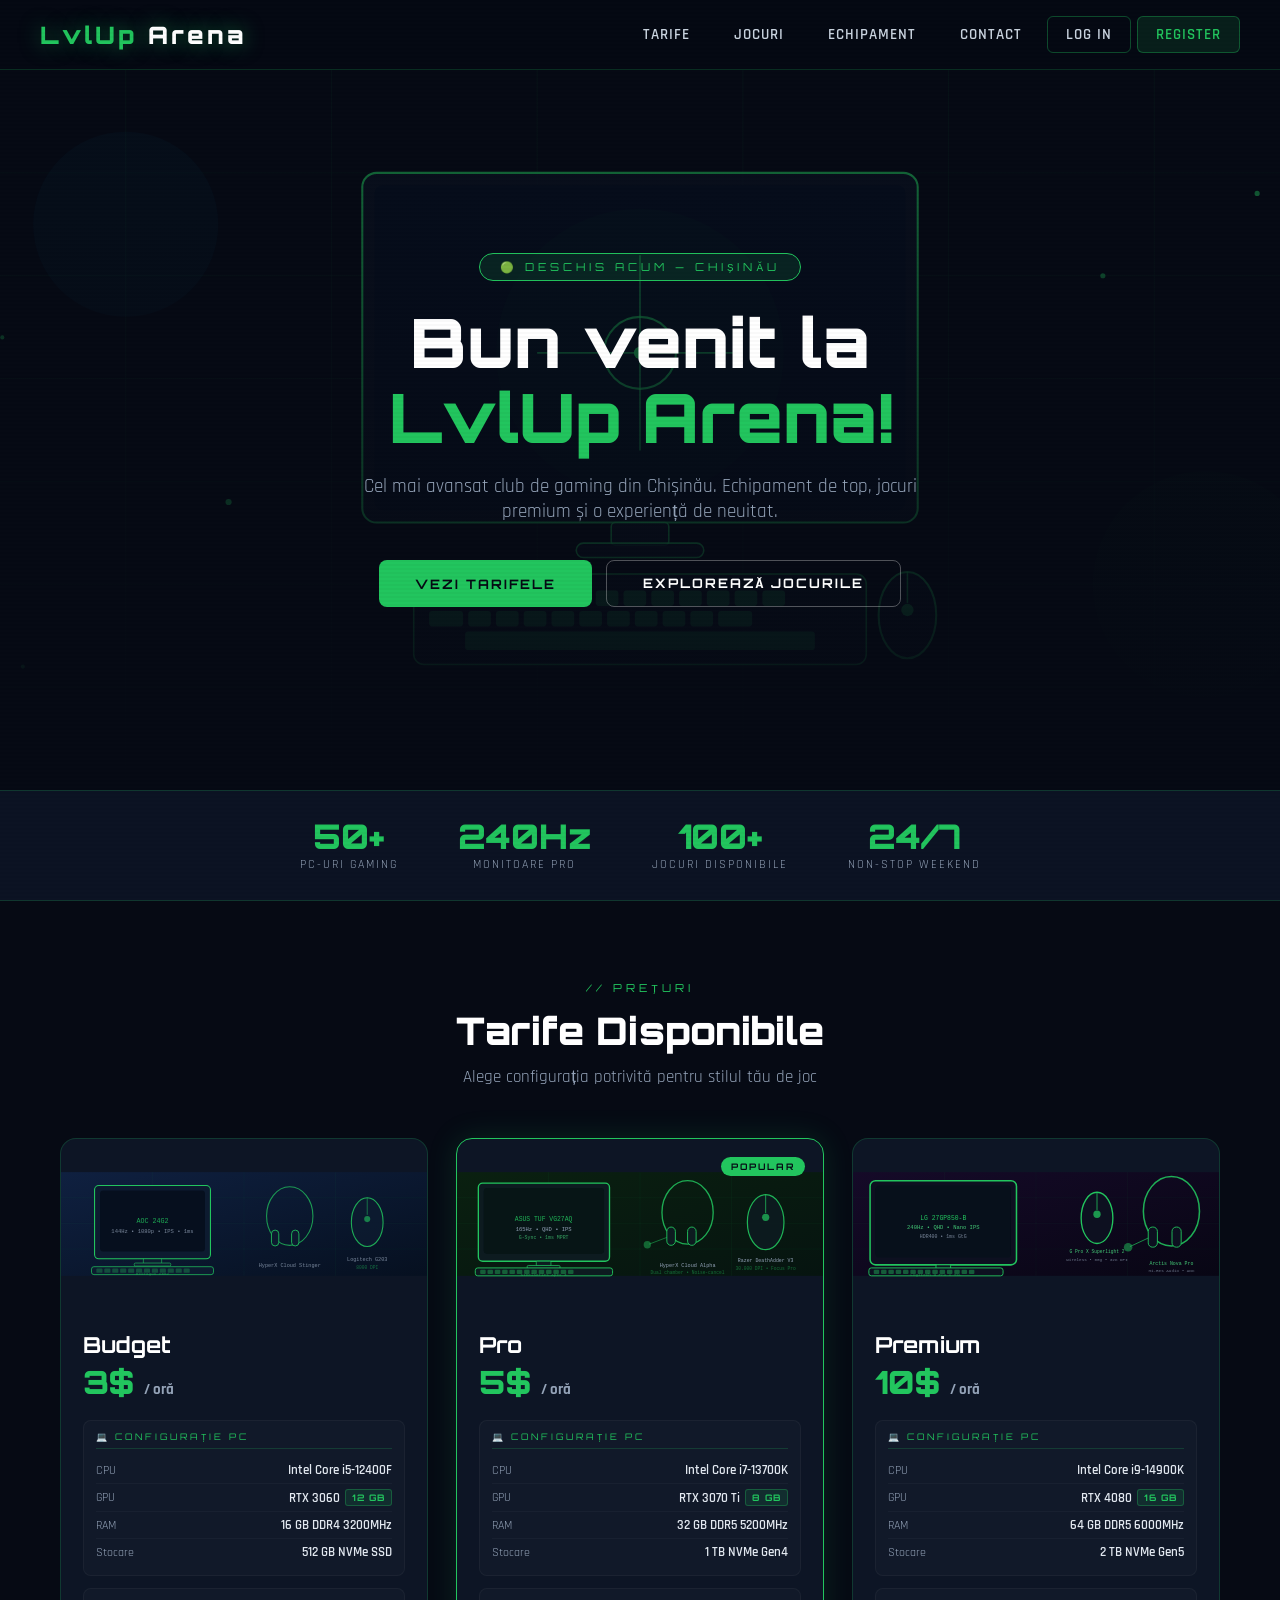
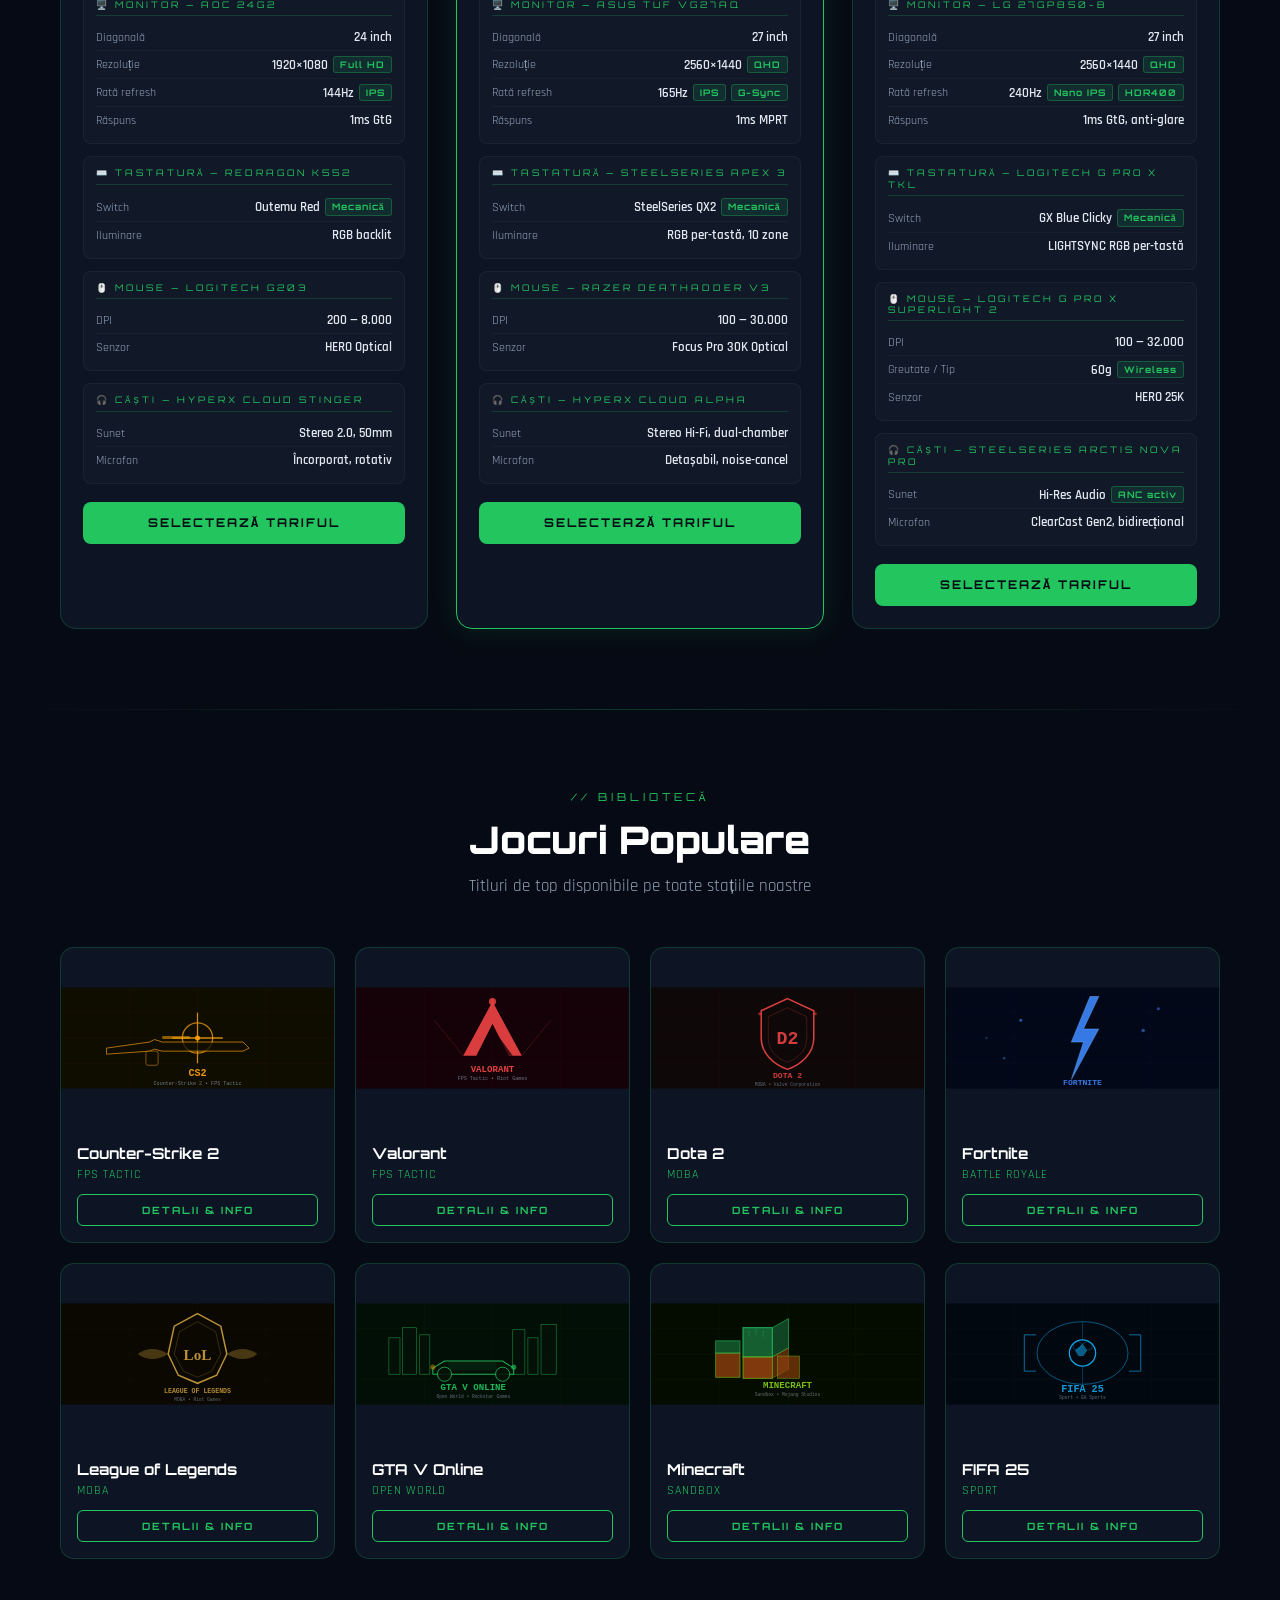
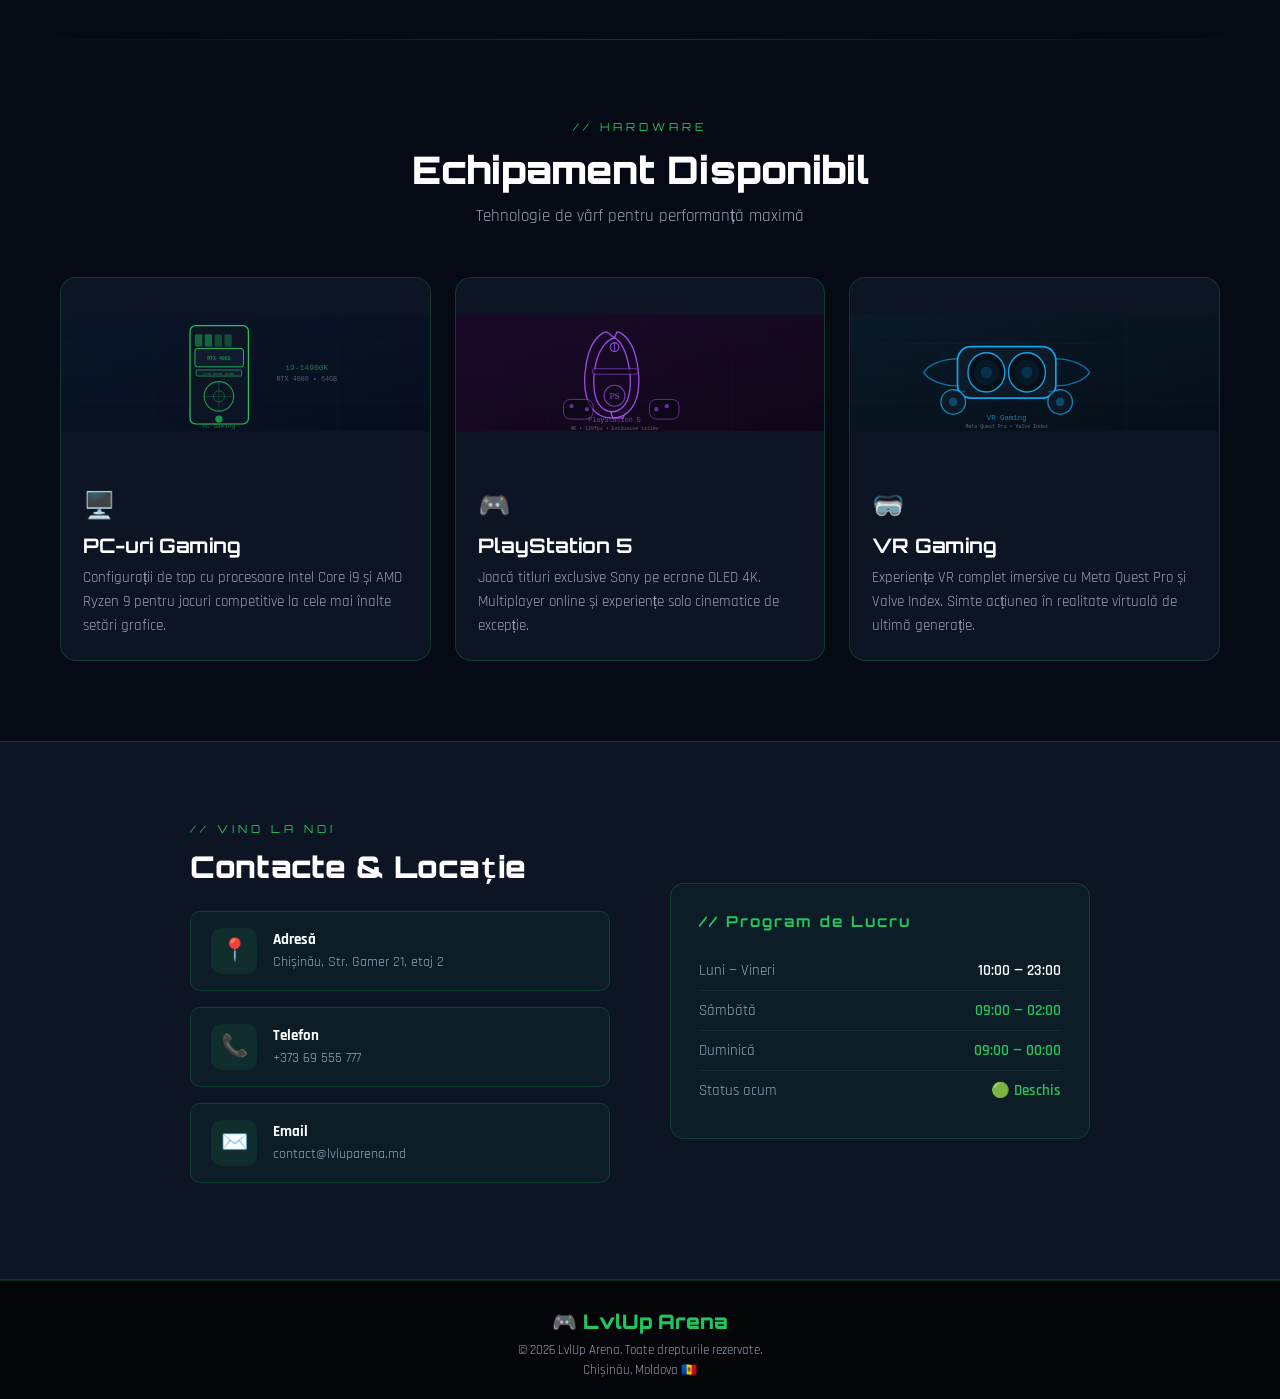
<file: HTML/index.html>
<!DOCTYPE html>
<html lang="ro">
<head>
<meta charset="UTF-8">
<meta name="viewport" content="width=device-width, initial-scale=1.0">
<title>LvlUp Arena — Club PC Chișinău</title>
<link href="https://fonts.googleapis.com/css2?family=Orbitron:wght@400;700;900&family=Rajdhani:wght@300;400;600;700&display=swap" rel="stylesheet">
<link rel="stylesheet" href="../CSS/css.css">
</head>
<body>

<nav>
  <div class="logo">LvlUp <span>Arena</span></div>
  <div class="nav-links">
    <button class="nav-btn" onclick="scrollLa('tarife')">Tarife</button>
    <button class="nav-btn" onclick="scrollLa('jocuri')">Jocuri</button>
    <button class="nav-btn" onclick="scrollLa('echipament')">Echipament</button>
    <button class="nav-btn" onclick="scrollLa('contact')">Contact</button>
    <button class="nav-btn auth-link" onclick="openAuth('login')">Log in</button>
    <button class="nav-btn auth-link register" onclick="openAuth('register')">Register</button>
  </div>
</nav>

<div class="hero">
  <div class="hero-bg">
    <svg viewBox="0 0 1400 700" xmlns="http://www.w3.org/2000/svg" preserveAspectRatio="xMidYMid slice">
      <rect width="1400" height="700" fill="#060a14"/>
      <g stroke="#22c55e" stroke-width="0.5" opacity="0.12">
        <line x1="0" y1="100" x2="1400" y2="100"/><line x1="0" y1="200" x2="1400" y2="200"/><line x1="0" y1="300" x2="1400" y2="300"/><line x1="0" y1="400" x2="1400" y2="400"/><line x1="0" y1="500" x2="1400" y2="500"/><line x1="0" y1="600" x2="1400" y2="600"/>
        <line x1="200" y1="0" x2="200" y2="700"/><line x1="400" y1="0" x2="400" y2="700"/><line x1="600" y1="0" x2="600" y2="700"/><line x1="800" y1="0" x2="800" y2="700"/><line x1="1000" y1="0" x2="1000" y2="700"/><line x1="1200" y1="0" x2="1200" y2="700"/>
      </g>
      <rect x="430" y="100" width="540" height="340" rx="14" fill="#0d1525" stroke="#22c55e" stroke-width="2" opacity="0.8"/>
      <rect x="442" y="112" width="516" height="316" rx="8" fill="#060f20"/>
      <line x1="700" y1="180" x2="700" y2="370" stroke="#22c55e" stroke-width="1.5" opacity="0.6"/>
      <line x1="600" y1="275" x2="800" y2="275" stroke="#22c55e" stroke-width="1.5" opacity="0.6"/>
      <circle cx="700" cy="275" r="35" fill="none" stroke="#22c55e" stroke-width="2" opacity="0.7"/>
      <circle cx="700" cy="275" r="6" fill="#22c55e" opacity="0.9"/>
      <rect x="672" y="440" width="56" height="22" rx="4" fill="#0d1525" stroke="#22c55e" stroke-width="1.5" opacity="0.8"/>
      <rect x="638" y="460" width="124" height="14" rx="7" fill="#0d1525" stroke="#22c55e" stroke-width="1.5" opacity="0.8"/>
      <rect x="480" y="490" width="440" height="88" rx="10" fill="#0d1525" stroke="#22c55e" stroke-width="1.5" opacity="0.7"/>
      <g fill="#22c55e" opacity="0.4">
        <rect x="495" y="506" width="22" height="15" rx="3"/><rect x="522" y="506" width="22" height="15" rx="3"/><rect x="549" y="506" width="22" height="15" rx="3"/><rect x="576" y="506" width="22" height="15" rx="3"/><rect x="603" y="506" width="22" height="15" rx="3"/><rect x="630" y="506" width="22" height="15" rx="3"/><rect x="657" y="506" width="22" height="15" rx="3"/><rect x="684" y="506" width="22" height="15" rx="3"/><rect x="711" y="506" width="22" height="15" rx="3"/><rect x="738" y="506" width="22" height="15" rx="3"/><rect x="765" y="506" width="22" height="15" rx="3"/><rect x="792" y="506" width="22" height="15" rx="3"/><rect x="819" y="506" width="22" height="15" rx="3"/>
        <rect x="495" y="526" width="33" height="15" rx="3"/><rect x="533" y="526" width="22" height="15" rx="3"/><rect x="560" y="526" width="22" height="15" rx="3"/><rect x="587" y="526" width="22" height="15" rx="3"/><rect x="614" y="526" width="22" height="15" rx="3"/><rect x="641" y="526" width="22" height="15" rx="3"/><rect x="668" y="526" width="22" height="15" rx="3"/><rect x="695" y="526" width="22" height="15" rx="3"/><rect x="722" y="526" width="22" height="15" rx="3"/><rect x="749" y="526" width="22" height="15" rx="3"/><rect x="776" y="526" width="33" height="15" rx="3"/>
        <rect x="530" y="546" width="340" height="18" rx="3"/>
      </g>
      <ellipse cx="960" cy="530" rx="28" ry="42" fill="#0d1525" stroke="#22c55e" stroke-width="2" opacity="0.7"/>
      <line x1="960" y1="488" x2="960" y2="518" stroke="#22c55e" stroke-width="1.5" opacity="0.7"/>
      <circle cx="960" cy="525" r="6" fill="#22c55e" opacity="0.6"/>
      <circle cx="700" cy="275" r="140" fill="#22c55e" opacity="0.025"/>
      <circle cx="200" cy="150" r="90" fill="#0ea5e9" opacity="0.04"/>
      <circle cx="1250" cy="500" r="110" fill="#22c55e" opacity="0.03"/>
      <circle cx="300" cy="420" r="3" fill="#22c55e" opacity="0.7"/>
      <circle cx="1150" cy="200" r="2.5" fill="#22c55e" opacity="0.6"/>
      <circle cx="100" cy="580" r="2" fill="#22c55e" opacity="0.5"/>
      <circle cx="1350" cy="300" r="3" fill="#0ea5e9" opacity="0.6"/>
      <circle cx="80" cy="260" r="2" fill="#22c55e" opacity="0.5"/>
      <circle cx="1300" cy="120" r="2.5" fill="#22c55e" opacity="0.7"/>
    </svg>
  </div>
  <div class="hero-content">
    <div class="hero-badge">🟢 Deschis acum — Chișinău</div>
    <h1>Bun venit la<br><span class="hl">LvlUp Arena!</span></h1>
    <p>Cel mai avansat club de gaming din Chișinău. Echipament de top, jocuri premium și o experiență de neuitat.</p>
    <div class="hero-btns">
      <button class="btn-p" onclick="scrollLa('tarife')">Vezi Tarifele</button>
      <button class="btn-s" onclick="scrollLa('jocuri')">Explorează Jocurile</button>
    </div>
  </div>
</div>

<div class="stats-bar">
  <div class="stat"><div class="stat-num">50+</div><div class="stat-label">PC-uri Gaming</div></div>
  <div class="stat"><div class="stat-num">240Hz</div><div class="stat-label">Monitoare Pro</div></div>
  <div class="stat"><div class="stat-num">100+</div><div class="stat-label">Jocuri disponibile</div></div>
  <div class="stat"><div class="stat-num">24/7</div><div class="stat-label">Non-stop weekend</div></div>
</div>

<!-- TARIFE -->
<section class="section" id="tarife">
  <div class="sec-header">
    <div class="sec-tag">// Prețuri</div>
    <h2>Tarife Disponibile</h2>
    <p class="sec-sub">Alege configurația potrivită pentru stilul tău de joc</p>
  </div>
  <div class="tarife-grid">

    <div class="tarif-card anim">
      <svg class="card-img" viewBox="0 0 600 170" xmlns="http://www.w3.org/2000/svg">
        <defs><linearGradient id="gb" x1="0" y1="0" x2="1" y2="1"><stop offset="0%" stop-color="#0f2040"/><stop offset="100%" stop-color="#061020"/></linearGradient></defs>
        <rect width="600" height="170" fill="url(#gb)"/>
        <g stroke="#22c55e" stroke-width="0.5" opacity="0.12"><line x1="0" y1="42" x2="600" y2="42"/><line x1="0" y1="84" x2="600" y2="84"/><line x1="0" y1="126" x2="600" y2="126"/><line x1="150" y1="0" x2="150" y2="170"/><line x1="300" y1="0" x2="300" y2="170"/><line x1="450" y1="0" x2="450" y2="170"/></g>
        <rect x="55" y="22" width="190" height="120" rx="7" fill="#0d1b30" stroke="#22c55e" stroke-width="1.8"/>
        <rect x="64" y="30" width="172" height="100" rx="5" fill="#060f1e"/>
        <text x="150" y="83" text-anchor="middle" font-family="monospace" font-size="11" fill="#22c55e" opacity="0.85">AOC 24G2</text>
        <text x="150" y="99" text-anchor="middle" font-family="monospace" font-size="9" fill="#94a3b8" opacity="0.8">144Hz • 1080p • IPS • 1ms</text>
        <rect x="135" y="142" width="30" height="8" rx="2" fill="#0d1b30" stroke="#22c55e" stroke-width="1"/>
        <rect x="120" y="149" width="60" height="5" rx="2" fill="#0d1b30" stroke="#22c55e" stroke-width="1"/>
        <rect x="50" y="155" width="200" height="13" rx="4" fill="#0d1b30" stroke="#22c55e" stroke-width="1.2"/>
        <g fill="#22c55e" opacity="0.3"><rect x="58" y="158" width="10" height="7" rx="1.5"/><rect x="71" y="158" width="10" height="7" rx="1.5"/><rect x="84" y="158" width="10" height="7" rx="1.5"/><rect x="97" y="158" width="10" height="7" rx="1.5"/><rect x="110" y="158" width="10" height="7" rx="1.5"/><rect x="123" y="158" width="10" height="7" rx="1.5"/><rect x="136" y="158" width="10" height="7" rx="1.5"/><rect x="149" y="158" width="10" height="7" rx="1.5"/><rect x="162" y="158" width="10" height="7" rx="1.5"/><rect x="175" y="158" width="10" height="7" rx="1.5"/><rect x="188" y="158" width="10" height="7" rx="1.5"/><rect x="201" y="158" width="10" height="7" rx="1.5"/></g>
        <text x="150" y="168" text-anchor="middle" font-family="monospace" font-size="7" fill="#22c55e" opacity="0.5">Redragon K552</text>
        <ellipse cx="375" cy="72" rx="38" ry="48" fill="none" stroke="#22c55e" stroke-width="1.8" opacity="0.75"/>
        <rect x="345" y="95" width="12" height="26" rx="6" fill="#0d1b30" stroke="#22c55e" stroke-width="1.4"/>
        <rect x="378" y="95" width="12" height="26" rx="6" fill="#0d1b30" stroke="#22c55e" stroke-width="1.4"/>
        <text x="375" y="155" text-anchor="middle" font-family="monospace" font-size="8.5" fill="#94a3b8" opacity="0.8">HyperX Cloud Stinger</text>
        <ellipse cx="502" cy="82" rx="26" ry="40" fill="#0d1b30" stroke="#22c55e" stroke-width="1.8" opacity="0.85"/>
        <line x1="502" y1="42" x2="502" y2="70" stroke="#22c55e" stroke-width="1.2" opacity="0.7"/>
        <circle cx="502" cy="77" r="5" fill="#22c55e" opacity="0.6"/>
        <text x="502" y="145" text-anchor="middle" font-family="monospace" font-size="8.5" fill="#94a3b8" opacity="0.8">Logitech G203</text>
        <text x="502" y="158" text-anchor="middle" font-family="monospace" font-size="7.5" fill="#22c55e" opacity="0.5">8000 DPI</text>
      </svg>
      <div class="tarif-body">
        <div class="tarif-name">Budget</div>
        <div class="tarif-price">3$ <span>/ oră</span></div>
        <div class="spec-group">
          <div class="spec-group-title">💻 Configurație PC</div>
          <div class="spec-item"><span class="spec-label">CPU</span><span class="spec-val">Intel Core i5-12400F</span></div>
          <div class="spec-item"><span class="spec-label">GPU</span><span class="spec-val">RTX 3060 <span class="spec-tag">12 GB</span></span></div>
          <div class="spec-item"><span class="spec-label">RAM</span><span class="spec-val">16 GB DDR4 3200MHz</span></div>
          <div class="spec-item"><span class="spec-label">Stocare</span><span class="spec-val">512 GB NVMe SSD</span></div>
        </div>
        <div class="spec-group">
          <div class="spec-group-title">🖥️ Monitor — AOC 24G2</div>
          <div class="spec-item"><span class="spec-label">Diagonală</span><span class="spec-val">24 inch</span></div>
          <div class="spec-item"><span class="spec-label">Rezoluție</span><span class="spec-val">1920×1080 <span class="spec-tag">Full HD</span></span></div>
          <div class="spec-item"><span class="spec-label">Rată refresh</span><span class="spec-val">144Hz <span class="spec-tag">IPS</span></span></div>
          <div class="spec-item"><span class="spec-label">Răspuns</span><span class="spec-val">1ms GtG</span></div>
        </div>
        <div class="spec-group">
          <div class="spec-group-title">⌨️ Tastatură — Redragon K552</div>
          <div class="spec-item"><span class="spec-label">Switch</span><span class="spec-val">Outemu Red <span class="spec-tag">Mecanică</span></span></div>
          <div class="spec-item"><span class="spec-label">Iluminare</span><span class="spec-val">RGB backlit</span></div>
        </div>
        <div class="spec-group">
          <div class="spec-group-title">🖱️ Mouse — Logitech G203</div>
          <div class="spec-item"><span class="spec-label">DPI</span><span class="spec-val">200 — 8.000</span></div>
          <div class="spec-item"><span class="spec-label">Senzor</span><span class="spec-val">HERO Optical</span></div>
        </div>
        <div class="spec-group">
          <div class="spec-group-title">🎧 Căști — HyperX Cloud Stinger</div>
          <div class="spec-item"><span class="spec-label">Sunet</span><span class="spec-val">Stereo 2.0, 50mm</span></div>
          <div class="spec-item"><span class="spec-label">Microfon</span><span class="spec-val">Încorporat, rotativ</span></div>
        </div>
        <button class="btn-sel" onclick="selectTarif('Budget','3$')">Selectează Tariful</button>
      </div>
    </div>

    <div class="tarif-card featured anim">
      <div class="f-badge">Popular</div>
      <svg class="card-img" viewBox="0 0 600 170" xmlns="http://www.w3.org/2000/svg">
        <defs><linearGradient id="gp" x1="0" y1="0" x2="1" y2="1"><stop offset="0%" stop-color="#0a2010"/><stop offset="100%" stop-color="#061410"/></linearGradient></defs>
        <rect width="600" height="170" fill="url(#gp)"/>
        <g stroke="#22c55e" stroke-width="0.5" opacity="0.15"><line x1="0" y1="42" x2="600" y2="42"/><line x1="0" y1="84" x2="600" y2="84"/><line x1="0" y1="126" x2="600" y2="126"/><line x1="150" y1="0" x2="150" y2="170"/><line x1="300" y1="0" x2="300" y2="170"/><line x1="450" y1="0" x2="450" y2="170"/></g>
        <rect x="35" y="18" width="215" height="128" rx="7" fill="#0d1b20" stroke="#22c55e" stroke-width="2.2"/>
        <rect x="44" y="26" width="197" height="108" rx="5" fill="#060f14"/>
        <rect x="44" y="26" width="197" height="108" fill="#22c55e" opacity="0.03" rx="5"/>
        <text x="142" y="80" text-anchor="middle" font-family="monospace" font-size="10.5" fill="#22c55e" opacity="0.9">ASUS TUF VG27AQ</text>
        <text x="142" y="96" text-anchor="middle" font-family="monospace" font-size="9" fill="#94a3b8">165Hz • QHD • IPS</text>
        <text x="142" y="110" text-anchor="middle" font-family="monospace" font-size="8" fill="#4ade80" opacity="0.7">G-Sync • 1ms MPRT</text>
        <rect x="130" y="146" width="24" height="8" rx="2" fill="#0d1b20" stroke="#22c55e" stroke-width="1.2"/>
        <rect x="115" y="153" width="54" height="5" rx="2" fill="#0d1b20" stroke="#22c55e" stroke-width="1.2"/>
        <rect x="30" y="157" width="225" height="13" rx="4" fill="#0d1b20" stroke="#22c55e" stroke-width="1.5"/>
        <g fill="#22c55e" opacity="0.4"><rect x="38" y="160" width="9" height="7" rx="1.5"/><rect x="50" y="160" width="9" height="7" rx="1.5"/><rect x="62" y="160" width="9" height="7" rx="1.5"/><rect x="74" y="160" width="9" height="7" rx="1.5"/><rect x="86" y="160" width="9" height="7" rx="1.5"/><rect x="98" y="160" width="9" height="7" rx="1.5"/><rect x="110" y="160" width="9" height="7" rx="1.5"/><rect x="122" y="160" width="9" height="7" rx="1.5"/><rect x="134" y="160" width="9" height="7" rx="1.5"/><rect x="146" y="160" width="9" height="7" rx="1.5"/><rect x="158" y="160" width="9" height="7" rx="1.5"/><rect x="170" y="160" width="9" height="7" rx="1.5"/><rect x="182" y="160" width="9" height="7" rx="1.5"/></g>
        <text x="142" y="170" text-anchor="middle" font-family="monospace" font-size="7" fill="#22c55e" opacity="0.6">SteelSeries Apex 3</text>
        <ellipse cx="378" cy="66" rx="42" ry="52" fill="none" stroke="#22c55e" stroke-width="2.2" opacity="0.85"/>
        <rect x="344" y="90" width="14" height="30" rx="7" fill="#0d1b20" stroke="#22c55e" stroke-width="1.5"/>
        <rect x="378" y="90" width="14" height="30" rx="7" fill="#0d1b20" stroke="#22c55e" stroke-width="1.5"/>
        <line x1="344" y1="107" x2="315" y2="118" stroke="#22c55e" stroke-width="1.2" opacity="0.7"/>
        <circle cx="312" cy="119" r="6" fill="#22c55e" opacity="0.45"/>
        <text x="378" y="155" text-anchor="middle" font-family="monospace" font-size="8.5" fill="#94a3b8">HyperX Cloud Alpha</text>
        <text x="378" y="167" text-anchor="middle" font-family="monospace" font-size="7.5" fill="#22c55e" opacity="0.5">Dual chamber • Noise-cancel</text>
        <ellipse cx="506" cy="82" rx="30" ry="45" fill="#0d1b20" stroke="#22c55e" stroke-width="2" opacity="0.9"/>
        <line x1="506" y1="37" x2="506" y2="67" stroke="#22c55e" stroke-width="1.5" opacity="0.8"/>
        <circle cx="506" cy="74" r="6" fill="#22c55e" opacity="0.7"/>
        <text x="506" y="148" text-anchor="middle" font-family="monospace" font-size="8" fill="#94a3b8">Razer DeathAdder V3</text>
        <text x="506" y="160" text-anchor="middle" font-family="monospace" font-size="7.5" fill="#22c55e" opacity="0.5">30.000 DPI • Focus Pro</text>
      </svg>
      <div class="tarif-body">
        <div class="tarif-name">Pro</div>
        <div class="tarif-price">5$ <span>/ oră</span></div>
        <div class="spec-group">
          <div class="spec-group-title">💻 Configurație PC</div>
          <div class="spec-item"><span class="spec-label">CPU</span><span class="spec-val">Intel Core i7-13700K</span></div>
          <div class="spec-item"><span class="spec-label">GPU</span><span class="spec-val">RTX 3070 Ti <span class="spec-tag">8 GB</span></span></div>
          <div class="spec-item"><span class="spec-label">RAM</span><span class="spec-val">32 GB DDR5 5200MHz</span></div>
          <div class="spec-item"><span class="spec-label">Stocare</span><span class="spec-val">1 TB NVMe Gen4</span></div>
        </div>
        <div class="spec-group">
          <div class="spec-group-title">🖥️ Monitor — ASUS TUF VG27AQ</div>
          <div class="spec-item"><span class="spec-label">Diagonală</span><span class="spec-val">27 inch</span></div>
          <div class="spec-item"><span class="spec-label">Rezoluție</span><span class="spec-val">2560×1440 <span class="spec-tag">QHD</span></span></div>
          <div class="spec-item"><span class="spec-label">Rată refresh</span><span class="spec-val">165Hz <span class="spec-tag">IPS</span> <span class="spec-tag">G-Sync</span></span></div>
          <div class="spec-item"><span class="spec-label">Răspuns</span><span class="spec-val">1ms MPRT</span></div>
        </div>
        <div class="spec-group">
          <div class="spec-group-title">⌨️ Tastatură — SteelSeries Apex 3</div>
          <div class="spec-item"><span class="spec-label">Switch</span><span class="spec-val">SteelSeries QX2 <span class="spec-tag">Mecanică</span></span></div>
          <div class="spec-item"><span class="spec-label">Iluminare</span><span class="spec-val">RGB per-tastă, 10 zone</span></div>
        </div>
        <div class="spec-group">
          <div class="spec-group-title">🖱️ Mouse — Razer DeathAdder V3</div>
          <div class="spec-item"><span class="spec-label">DPI</span><span class="spec-val">100 — 30.000</span></div>
          <div class="spec-item"><span class="spec-label">Senzor</span><span class="spec-val">Focus Pro 30K Optical</span></div>
        </div>
        <div class="spec-group">
          <div class="spec-group-title">🎧 Căști — HyperX Cloud Alpha</div>
          <div class="spec-item"><span class="spec-label">Sunet</span><span class="spec-val">Stereo Hi-Fi, dual-chamber</span></div>
          <div class="spec-item"><span class="spec-label">Microfon</span><span class="spec-val">Detașabil, noise-cancel</span></div>
        </div>
        <button class="btn-sel" onclick="selectTarif('Pro','5$')">Selectează Tariful</button>
      </div>
    </div>

    <div class="tarif-card anim">
      <svg class="card-img" viewBox="0 0 600 170" xmlns="http://www.w3.org/2000/svg">
        <defs><linearGradient id="gpr" x1="0" y1="0" x2="1" y2="1"><stop offset="0%" stop-color="#150a28"/><stop offset="100%" stop-color="#080614"/></linearGradient></defs>
        <rect width="600" height="170" fill="url(#gpr)"/>
        <g stroke="#22c55e" stroke-width="0.5" opacity="0.12"><line x1="0" y1="42" x2="600" y2="42"/><line x1="0" y1="84" x2="600" y2="84"/><line x1="0" y1="126" x2="600" y2="126"/><line x1="150" y1="0" x2="150" y2="170"/><line x1="300" y1="0" x2="300" y2="170"/><line x1="450" y1="0" x2="450" y2="170"/></g>
        <rect x="28" y="14" width="240" height="138" rx="9" fill="#0d1020" stroke="#22c55e" stroke-width="2.5"/>
        <rect x="37" y="22" width="222" height="118" rx="6" fill="#060818"/>
        <rect x="37" y="22" width="222" height="118" fill="#22c55e" opacity="0.04" rx="6"/>
        <text x="148" y="78" text-anchor="middle" font-family="monospace" font-size="10.5" fill="#22c55e">LG 27GP850-B</text>
        <text x="148" y="94" text-anchor="middle" font-family="monospace" font-size="9" fill="#4ade80" opacity="0.9">240Hz • QHD • Nano IPS</text>
        <text x="148" y="108" text-anchor="middle" font-family="monospace" font-size="8" fill="#94a3b8" opacity="0.8">HDR400 • 1ms GtG</text>
        <rect x="136" y="152" width="24" height="8" rx="2" fill="#0d1020" stroke="#22c55e" stroke-width="1.5"/>
        <rect x="118" y="159" width="60" height="5" rx="2" fill="#0d1020" stroke="#22c55e" stroke-width="1.5"/>
        <rect x="26" y="157" width="220" height="13" rx="4" fill="#0d1020" stroke="#22c55e" stroke-width="1.5"/>
        <g fill="#22c55e" opacity="0.42"><rect x="34" y="160" width="9" height="7" rx="1.5"/><rect x="46" y="160" width="9" height="7" rx="1.5"/><rect x="58" y="160" width="9" height="7" rx="1.5"/><rect x="70" y="160" width="9" height="7" rx="1.5"/><rect x="82" y="160" width="9" height="7" rx="1.5"/><rect x="94" y="160" width="9" height="7" rx="1.5"/><rect x="106" y="160" width="9" height="7" rx="1.5"/><rect x="118" y="160" width="9" height="7" rx="1.5"/><rect x="130" y="160" width="9" height="7" rx="1.5"/><rect x="142" y="160" width="9" height="7" rx="1.5"/><rect x="154" y="160" width="9" height="7" rx="1.5"/><rect x="166" y="160" width="9" height="7" rx="1.5"/><rect x="178" y="160" width="9" height="7" rx="1.5"/><rect x="190" y="160" width="9" height="7" rx="1.5"/></g>
        <text x="136" y="170" text-anchor="middle" font-family="monospace" font-size="7" fill="#22c55e" opacity="0.6">Logitech G Pro X TKL</text>
        <ellipse cx="400" cy="75" rx="26" ry="42" fill="#0d1020" stroke="#22c55e" stroke-width="2.2"/>
        <line x1="400" y1="33" x2="400" y2="62" stroke="#22c55e" stroke-width="1.5" opacity="0.85"/>
        <circle cx="400" cy="69" r="6" fill="#22c55e" opacity="0.75"/>
        <text x="400" y="133" text-anchor="middle" font-family="monospace" font-size="7.5" fill="#4ade80" opacity="0.9">G Pro X Superlight 2</text>
        <text x="400" y="145" text-anchor="middle" font-family="monospace" font-size="7" fill="#94a3b8" opacity="0.7">Wireless • 60g • 32K DPI</text>
        <ellipse cx="522" cy="64" rx="46" ry="57" fill="none" stroke="#22c55e" stroke-width="2.5" opacity="0.88"/>
        <rect x="484" y="90" width="15" height="33" rx="7" fill="#0d1020" stroke="#22c55e" stroke-width="1.5"/>
        <rect x="523" y="90" width="15" height="33" rx="7" fill="#0d1020" stroke="#22c55e" stroke-width="1.5"/>
        <line x1="484" y1="108" x2="454" y2="122" stroke="#22c55e" stroke-width="1.5" opacity="0.75"/>
        <circle cx="451" cy="123" r="7" fill="#22c55e" opacity="0.5"/>
        <text x="522" y="152" text-anchor="middle" font-family="monospace" font-size="8" fill="#4ade80" opacity="0.9">Arctis Nova Pro</text>
        <text x="522" y="164" text-anchor="middle" font-family="monospace" font-size="7" fill="#94a3b8" opacity="0.7">Hi-Res Audio • ANC</text>
      </svg>
      <div class="tarif-body">
        <div class="tarif-name">Premium</div>
        <div class="tarif-price">10$ <span>/ oră</span></div>
        <div class="spec-group">
          <div class="spec-group-title">💻 Configurație PC</div>
          <div class="spec-item"><span class="spec-label">CPU</span><span class="spec-val">Intel Core i9-14900K</span></div>
          <div class="spec-item"><span class="spec-label">GPU</span><span class="spec-val">RTX 4080 <span class="spec-tag">16 GB</span></span></div>
          <div class="spec-item"><span class="spec-label">RAM</span><span class="spec-val">64 GB DDR5 6000MHz</span></div>
          <div class="spec-item"><span class="spec-label">Stocare</span><span class="spec-val">2 TB NVMe Gen5</span></div>
        </div>
        <div class="spec-group">
          <div class="spec-group-title">🖥️ Monitor — LG 27GP850-B</div>
          <div class="spec-item"><span class="spec-label">Diagonală</span><span class="spec-val">27 inch</span></div>
          <div class="spec-item"><span class="spec-label">Rezoluție</span><span class="spec-val">2560×1440 <span class="spec-tag">QHD</span></span></div>
          <div class="spec-item"><span class="spec-label">Rată refresh</span><span class="spec-val">240Hz <span class="spec-tag">Nano IPS</span> <span class="spec-tag">HDR400</span></span></div>
          <div class="spec-item"><span class="spec-label">Răspuns</span><span class="spec-val">1ms GtG, anti-glare</span></div>
        </div>
        <div class="spec-group">
          <div class="spec-group-title">⌨️ Tastatură — Logitech G Pro X TKL</div>
          <div class="spec-item"><span class="spec-label">Switch</span><span class="spec-val">GX Blue Clicky <span class="spec-tag">Mecanică</span></span></div>
          <div class="spec-item"><span class="spec-label">Iluminare</span><span class="spec-val">LIGHTSYNC RGB per-tastă</span></div>
        </div>
        <div class="spec-group">
          <div class="spec-group-title">🖱️ Mouse — Logitech G Pro X Superlight 2</div>
          <div class="spec-item"><span class="spec-label">DPI</span><span class="spec-val">100 — 32.000</span></div>
          <div class="spec-item"><span class="spec-label">Greutate / Tip</span><span class="spec-val">60g <span class="spec-tag">Wireless</span></span></div>
          <div class="spec-item"><span class="spec-label">Senzor</span><span class="spec-val">HERO 25K</span></div>
        </div>
        <div class="spec-group">
          <div class="spec-group-title">🎧 Căști — SteelSeries Arctis Nova Pro</div>
          <div class="spec-item"><span class="spec-label">Sunet</span><span class="spec-val">Hi-Res Audio <span class="spec-tag">ANC activ</span></span></div>
          <div class="spec-item"><span class="spec-label">Microfon</span><span class="spec-val">ClearCast Gen2, bidirecțional</span></div>
        </div>
        <button class="btn-sel" onclick="selectTarif('Premium','10$')">Selectează Tariful</button>
      </div>
    </div>

  </div>
</section>

<div class="divider"></div>

<!-- JOCURI -->
<section class="section" id="jocuri">
  <div class="sec-header">
    <div class="sec-tag">// Bibliotecă</div>
    <h2>Jocuri Populare</h2>
    <p class="sec-sub">Titluri de top disponibile pe toate stațiile noastre</p>
  </div>
  <div class="jocuri-grid" id="jocuriGrid"></div>
</section>

<div class="divider"></div>

<!-- ECHIPAMENT -->
<section class="section" id="echipament">
  <div class="sec-header">
    <div class="sec-tag">// Hardware</div>
    <h2>Echipament Disponibil</h2>
    <p class="sec-sub">Tehnologie de vârf pentru performanță maximă</p>
  </div>
  <div class="echip-grid">
    <div class="echip-card anim">
      <svg class="echip-img" viewBox="0 0 600 190" xmlns="http://www.w3.org/2000/svg">
        <defs><linearGradient id="epc" x1="0" y1="0" x2="1" y2="1"><stop offset="0%" stop-color="#0a1628"/><stop offset="100%" stop-color="#060e1e"/></linearGradient></defs>
        <rect width="600" height="190" fill="url(#epc)"/>
        <g stroke="#22c55e" stroke-width="0.5" opacity="0.1"><line x1="0" y1="47" x2="600" y2="47"/><line x1="0" y1="94" x2="600" y2="94"/><line x1="0" y1="141" x2="600" y2="141"/><line x1="150" y1="0" x2="150" y2="190"/><line x1="300" y1="0" x2="300" y2="190"/><line x1="450" y1="0" x2="450" y2="190"/></g>
        <rect x="210" y="18" width="95" height="160" rx="9" fill="#0d1525" stroke="#22c55e" stroke-width="2"/>
        <rect x="218" y="55" width="79" height="30" rx="4" fill="#111c30" stroke="#22c55e" stroke-width="1.5"/>
        <text x="257" y="74" text-anchor="middle" font-family="monospace" font-size="8" fill="#22c55e" opacity="0.85">RTX 4080</text>
        <rect x="218" y="32" width="12" height="20" rx="2" fill="#22c55e" opacity="0.45"/><rect x="234" y="32" width="12" height="20" rx="2" fill="#22c55e" opacity="0.45"/><rect x="250" y="32" width="12" height="20" rx="2" fill="#22c55e" opacity="0.3"/><rect x="266" y="32" width="12" height="20" rx="2" fill="#22c55e" opacity="0.3"/>
        <circle cx="257" cy="133" r="24" fill="none" stroke="#22c55e" stroke-width="1.8" opacity="0.75"/>
        <circle cx="257" cy="133" r="9" fill="none" stroke="#22c55e" stroke-width="1.2" opacity="0.5"/>
        <line x1="257" y1="109" x2="257" y2="157" stroke="#22c55e" stroke-width="1" opacity="0.4"/><line x1="233" y1="133" x2="281" y2="133" stroke="#22c55e" stroke-width="1" opacity="0.4"/>
        <circle cx="257" cy="170" r="6" fill="#22c55e" opacity="0.7"/>
        <rect x="220" y="90" width="74" height="10" rx="2" fill="#111c30" stroke="#22c55e" stroke-width="1"/>
        <text x="257" y="99" text-anchor="middle" font-family="monospace" font-size="6.5" fill="#22c55e" opacity="0.65">2TB Gen5 NVMe</text>
        <text x="257" y="185" text-anchor="middle" font-family="monospace" font-size="10" fill="#22c55e" opacity="0.55">PC Gaming</text>
        <text x="400" y="90" text-anchor="middle" font-family="monospace" font-size="13" fill="#22c55e" opacity="0.6">i9-14900K</text>
        <text x="400" y="108" text-anchor="middle" font-family="monospace" font-size="11" fill="#94a3b8" opacity="0.5">RTX 4080 • 64GB</text>
      </svg>
      <div class="echip-body">
        <div class="echip-icon">🖥️</div>
        <div class="echip-name">PC-uri Gaming</div>
        <div class="echip-desc">Configurații de top cu procesoare Intel Core i9 și AMD Ryzen 9 pentru jocuri competitive la cele mai înalte setări grafice.</div>
      </div>
    </div>
    <div class="echip-card anim">
      <svg class="echip-img" viewBox="0 0 600 190" xmlns="http://www.w3.org/2000/svg">
        <defs><linearGradient id="eps5" x1="0" y1="0" x2="1" y2="1"><stop offset="0%" stop-color="#1a0a28"/><stop offset="100%" stop-color="#100618"/></linearGradient></defs>
        <rect width="600" height="190" fill="url(#eps5)"/>
        <g stroke="#a855f7" stroke-width="0.5" opacity="0.1"><line x1="0" y1="47" x2="600" y2="47"/><line x1="0" y1="94" x2="600" y2="94"/><line x1="0" y1="141" x2="600" y2="141"/><line x1="150" y1="0" x2="150" y2="190"/><line x1="300" y1="0" x2="300" y2="190"/><line x1="450" y1="0" x2="450" y2="190"/></g>
        <path d="M245,28 C240,28 215,38 210,95 C205,152 232,168 252,168 L272,168 L276,158 L256,158 C241,158 220,148 225,95 C230,52 248,40 258,38 Z" fill="#1a0a28" stroke="#a855f7" stroke-width="2.2" opacity="0.88"/>
        <path d="M262,28 C267,28 292,38 297,95 C302,152 275,168 255,168 L252,158 C267,158 288,148 283,95 C278,52 263,40 258,38 Z" fill="#1a0a28" stroke="#a855f7" stroke-width="2.2" opacity="0.88"/>
        <rect x="222" y="88" width="74" height="9" rx="4" fill="#0d0618" stroke="#a855f7" stroke-width="1.2" opacity="0.75"/>
        <circle cx="258" cy="53" r="7" fill="none" stroke="#a855f7" stroke-width="1.8" opacity="0.85"/>
        <line x1="258" y1="46" x2="258" y2="60" stroke="#a855f7" stroke-width="1.5" opacity="0.85"/>
        <circle cx="258" cy="132" r="17" fill="none" stroke="#a855f7" stroke-width="1.8" opacity="0.65"/>
        <text x="258" y="137" text-anchor="middle" font-family="serif" font-size="15" fill="#a855f7" opacity="0.75">PS</text>
        <rect x="175" y="138" width="48" height="32" rx="11" fill="#0d0618" stroke="#a855f7" stroke-width="1.3" opacity="0.65"/>
        <circle cx="188" cy="149" r="3.5" fill="#a855f7" opacity="0.55"/><circle cx="213" cy="154" r="3.5" fill="#a855f7" opacity="0.55"/>
        <rect x="315" y="138" width="48" height="32" rx="11" fill="#0d0618" stroke="#a855f7" stroke-width="1.3" opacity="0.65"/>
        <circle cx="343" cy="149" r="3.5" fill="#a855f7" opacity="0.55"/><circle cx="326" cy="154" r="3.5" fill="#a855f7" opacity="0.55"/>
        <text x="258" y="175" text-anchor="middle" font-family="monospace" font-size="11" fill="#a855f7" opacity="0.7">PlayStation 5</text>
        <text x="258" y="187" text-anchor="middle" font-family="monospace" font-size="8" fill="#94a3b8" opacity="0.6">4K • 120fps • Exclusive titles</text>
      </svg>
      <div class="echip-body">
        <div class="echip-icon">🎮</div>
        <div class="echip-name">PlayStation 5</div>
        <div class="echip-desc">Joacă titluri exclusive Sony pe ecrane OLED 4K. Multiplayer online și experiențe solo cinematice de excepție.</div>
      </div>
    </div>
    <div class="echip-card anim">
      <svg class="echip-img" viewBox="0 0 600 190" xmlns="http://www.w3.org/2000/svg">
        <defs><linearGradient id="evr" x1="0" y1="0" x2="1" y2="1"><stop offset="0%" stop-color="#0a1a28"/><stop offset="100%" stop-color="#060e18"/></linearGradient></defs>
        <rect width="600" height="190" fill="url(#evr)"/>
        <g stroke="#0ea5e9" stroke-width="0.5" opacity="0.12"><line x1="0" y1="47" x2="600" y2="47"/><line x1="0" y1="94" x2="600" y2="94"/><line x1="0" y1="141" x2="600" y2="141"/><line x1="150" y1="0" x2="150" y2="190"/><line x1="300" y1="0" x2="300" y2="190"/><line x1="450" y1="0" x2="450" y2="190"/></g>
        <rect x="175" y="52" width="160" height="84" rx="22" fill="#0d1a28" stroke="#0ea5e9" stroke-width="2.8"/>
        <ellipse cx="222" cy="94" rx="30" ry="32" fill="#060e18" stroke="#0ea5e9" stroke-width="2.2"/>
        <ellipse cx="288" cy="94" rx="30" ry="32" fill="#060e18" stroke="#0ea5e9" stroke-width="2.2"/>
        <ellipse cx="222" cy="94" rx="20" ry="21" fill="#0ea5e9" opacity="0.07"/>
        <ellipse cx="288" cy="94" rx="20" ry="21" fill="#0ea5e9" opacity="0.07"/>
        <ellipse cx="222" cy="94" rx="9" ry="9.5" fill="#0ea5e9" opacity="0.18"/>
        <ellipse cx="288" cy="94" rx="9" ry="9.5" fill="#0ea5e9" opacity="0.18"/>
        <path d="M175,72 C148,72 126,83 120,94 C126,105 148,116 175,116" fill="none" stroke="#0ea5e9" stroke-width="2.2" opacity="0.65"/>
        <path d="M335,72 C362,72 384,83 390,94 C384,105 362,116 335,116" fill="none" stroke="#0ea5e9" stroke-width="2.2" opacity="0.65"/>
        <circle cx="168" cy="142" r="20" fill="#0d1a28" stroke="#0ea5e9" stroke-width="2" opacity="0.85"/>
        <circle cx="342" cy="142" r="20" fill="#0d1a28" stroke="#0ea5e9" stroke-width="2" opacity="0.85"/>
        <circle cx="168" cy="142" r="7" fill="#0ea5e9" opacity="0.35"/>
        <circle cx="342" cy="142" r="7" fill="#0ea5e9" opacity="0.35"/>
        <line x1="168" y1="122" x2="188" y2="126" stroke="#0ea5e9" stroke-width="1.5" opacity="0.55"/>
        <line x1="342" y1="122" x2="322" y2="126" stroke="#0ea5e9" stroke-width="1.5" opacity="0.55"/>
        <text x="255" y="172" text-anchor="middle" font-family="monospace" font-size="12" fill="#0ea5e9" opacity="0.75">VR Gaming</text>
        <text x="255" y="185" text-anchor="middle" font-family="monospace" font-size="8" fill="#94a3b8" opacity="0.6">Meta Quest Pro • Valve Index</text>
      </svg>
      <div class="echip-body">
        <div class="echip-icon">🥽</div>
        <div class="echip-name">VR Gaming</div>
        <div class="echip-desc">Experiențe VR complet imersive cu Meta Quest Pro și Valve Index. Simte acțiunea în realitate virtuală de ultimă generație.</div>
      </div>
    </div>
  </div>
</section>

<!-- CONTACT -->
<div class="contact-section" id="contact">
  <div class="contact-inner">
    <div class="contact-info">
      <div class="sec-tag">// Vino la noi</div>
      <h2>Contacte & Locație</h2>
      <div class="c-item"><div class="c-icon">📍</div><div class="c-text"><strong>Adresă</strong><span>Chișinău, Str. Gamer 21, etaj 2</span></div></div>
      <div class="c-item"><div class="c-icon">📞</div><div class="c-text"><strong>Telefon</strong><span>+373 69 555 777</span></div></div>
      <div class="c-item"><div class="c-icon">✉️</div><div class="c-text"><strong>Email</strong><span>contact@lvluparena.md</span></div></div>
    </div>
    <div class="program-box">
      <h3>// Program de Lucru</h3>
      <div class="p-row"><span class="zi">Luni — Vineri</span><span class="ora">10:00 — 23:00</span></div>
      <div class="p-row"><span class="zi">Sâmbătă</span><span class="ora deschis">09:00 — 02:00</span></div>
      <div class="p-row"><span class="zi">Duminică</span><span class="ora deschis">09:00 — 00:00</span></div>
      <div class="p-row"><span class="zi">Status acum</span><span class="ora deschis" id="statusAcum">🟢 Deschis</span></div>
    </div>
  </div>
</div>

<footer>
  <div class="footer-logo">🎮 LvlUp Arena</div>
  <p>© 2026 LvlUp Arena. Toate drepturile rezervate.</p>
  <p>Chișinău, Moldova 🇲🇩</p>
</footer>

<!-- MODAL -->
<div class="modal-bg" id="modalBG">
  <div class="modal">
    <div class="modal-img-wrap" id="modalImgWrap"></div>
    <div class="modal-body">
      <div class="modal-genre" id="mGenre"></div>
      <div class="modal-title" id="mTitle"></div>
      <div class="modal-desc" id="mDesc"></div>
      <div class="modal-actions">
        <button class="btn-joaca" id="btnJoaca">🎮 Joacă Acum</button>
        <button class="btn-close" onclick="inchideModal()">Închide</button>
      </div>
    </div>
  </div>
</div>


<!-- AUTH MODAL -->
<div class="modal-bg" id="authBG">
  <div class="modal auth-modal">
    <div class="modal-body">
      <div class="modal-genre" id="authModeText">Account</div>
      <div class="modal-title" id="authTitle">Log in</div>
      <form id="registerForm" class="auth-form">
        <div class="auth-row">
          <input type="text" id="regName" placeholder="Nume">
          <input type="text" id="regSurname" placeholder="Prenume">
        </div>
        <input type="email" id="regEmail" placeholder="Email">
        <input type="text" id="regPhone" placeholder="Telefon">
        <input type="password" id="regPassword" placeholder="Parolă">
        <input type="password" id="regConfirm" placeholder="Confirmare parolă">
        <button type="submit" class="btn-joaca">Register</button>
        <button type="button" class="auth-switch" onclick="openAuth('login')">Ai deja cont? Log in</button>
      </form>
      <form id="loginForm" class="auth-form">
        <input type="email" id="loginEmail" placeholder="Email">
        <input type="password" id="loginPassword" placeholder="Parolă">
        <button type="submit" class="btn-joaca">Log in</button>
        <button type="button" class="auth-switch" onclick="openAuth('register')">Nu ai cont? Register</button>
      </form>
      <div class="auth-message" id="authMessage"></div>
      <div class="modal-actions">
        <button class="btn-close" onclick="closeAuth()">Închide</button>
      </div>
    </div>
  </div>
</div>
<div class="toast" id="toast"></div>

<script src="../JS/js.js"></script>

</body>
</html>
</file>
<file: css.css>
:root {
  --verde: #22c55e;
  --verde-bright: #4ade80;
  --fundal: #060a14;
  --card: #0d1525;
  --text-muted: #94a3b8;
  --border: rgba(34,197,94,0.2);
}
* { margin:0; padding:0; box-sizing:border-box; }
html { scroll-behavior:smooth; }
body { background:var(--fundal); color:#fff; font-family:'Rajdhani',sans-serif; overflow-x:hidden; }
body::before { content:""; position:fixed; top:0; left:0; width:100%; height:100%; background:repeating-linear-gradient(0deg,transparent,transparent 2px,rgba(0,0,0,0.025) 2px,rgba(0,0,0,0.025) 4px); pointer-events:none; z-index:1000; }

nav { background:rgba(6,10,20,0.97); padding:16px 40px; display:flex; justify-content:space-between; align-items:center; position:sticky; top:0; z-index:500; border-bottom:1px solid var(--border); backdrop-filter:blur(12px); }
.logo { font-family:'Orbitron',monospace; font-size:24px; font-weight:900; color:var(--verde); letter-spacing:3px; text-shadow:0 0 20px rgba(34,197,94,0.5); }
.logo span { color:#fff; }
.nav-links { display:flex; gap:6px; }
.nav-btn { background:none; border:1px solid transparent; color:#cbd5e1; padding:8px 18px; font-family:'Rajdhani',sans-serif; font-size:15px; font-weight:600; letter-spacing:1px; cursor:pointer; border-radius:6px; transition:all 0.3s; text-transform:uppercase; }
.nav-btn:hover { color:var(--verde); border-color:var(--verde); background:rgba(34,197,94,0.08); }

.hero { height:80vh; position:relative; display:flex; flex-direction:column; justify-content:center; align-items:center; text-align:center; overflow:hidden; }
.hero-bg { position:absolute; inset:0; }
.hero-bg svg { width:100%; height:100%; }
.hero::after { content:""; position:absolute; inset:0; background:linear-gradient(to bottom, rgba(6,10,20,0.3) 0%, var(--fundal) 100%); }
.hero-content { position:relative; z-index:2; padding:0 20px; }
.hero-badge { display:inline-block; background:rgba(34,197,94,0.12); border:1px solid var(--verde); color:var(--verde); font-family:'Orbitron',monospace; font-size:11px; letter-spacing:4px; padding:6px 20px; border-radius:30px; margin-bottom:24px; text-transform:uppercase; animation:pulseBadge 2.5s infinite; }
@keyframes pulseBadge { 0%,100%{box-shadow:0 0 0 0 rgba(34,197,94,0.3)} 50%{box-shadow:0 0 0 12px rgba(34,197,94,0)} }
.hero h1 { font-family:'Orbitron',monospace; font-size:clamp(30px,6vw,68px); font-weight:900; line-height:1.1; margin-bottom:20px; }
.hero h1 .hl { color:var(--verde); }
.hero p { font-size:19px; color:var(--text-muted); margin-bottom:36px; max-width:580px; }
.hero-btns { display:flex; gap:14px; justify-content:center; flex-wrap:wrap; }
.btn-p { background:var(--verde); color:#060a14; border:none; padding:14px 36px; font-family:'Orbitron',monospace; font-size:13px; font-weight:700; letter-spacing:2px; cursor:pointer; border-radius:8px; transition:all 0.3s; text-transform:uppercase; }
.btn-p:hover { background:var(--verde-bright); transform:translateY(-3px); box-shadow:0 12px 30px rgba(34,197,94,0.4); }
.btn-s { background:transparent; color:#fff; border:1px solid rgba(255,255,255,0.3); padding:14px 36px; font-family:'Orbitron',monospace; font-size:13px; font-weight:700; letter-spacing:2px; cursor:pointer; border-radius:8px; transition:all 0.3s; text-transform:uppercase; }
.btn-s:hover { border-color:var(--verde); color:var(--verde); transform:translateY(-3px); }

.stats-bar { display:flex; justify-content:center; gap:60px; padding:28px 20px; flex-wrap:wrap; background:rgba(13,21,37,0.9); border-top:1px solid var(--border); border-bottom:1px solid var(--border); }
.stat { text-align:center; }
.stat-num { font-family:'Orbitron',monospace; font-size:34px; font-weight:900; color:var(--verde); line-height:1; }
.stat-label { font-size:12px; color:var(--text-muted); letter-spacing:2px; text-transform:uppercase; margin-top:4px; }

.section { padding:80px 20px; max-width:1200px; margin:auto; }
.sec-header { text-align:center; margin-bottom:50px; }
.sec-tag { font-family:'Orbitron',monospace; font-size:11px; letter-spacing:4px; color:var(--verde); text-transform:uppercase; margin-bottom:12px; }
.sec-tag+h2 { font-family:'Orbitron',monospace; font-size:clamp(22px,4vw,38px); font-weight:900; margin-bottom:12px; }
.sec-sub { color:var(--text-muted); font-size:17px; max-width:480px; margin:auto; }

.tarife-grid { display:grid; grid-template-columns:repeat(auto-fit,minmax(320px,1fr)); gap:28px; }
.tarif-card { background:var(--card); border-radius:16px; overflow:hidden; border:1px solid var(--border); transition:all 0.4s; position:relative; opacity:0; transform:translateY(40px); }
.tarif-card.vis { opacity:1; transform:translateY(0); }
.tarif-card:hover { border-color:var(--verde); transform:translateY(-8px); box-shadow:0 20px 50px rgba(0,0,0,0.5),0 0 30px rgba(34,197,94,0.1); }
.tarif-card.featured { border-color:var(--verde); box-shadow:0 0 30px rgba(34,197,94,0.15); }
.f-badge { position:absolute; top:18px; right:18px; background:var(--verde); color:#060a14; font-family:'Orbitron',monospace; font-size:9px; font-weight:700; letter-spacing:2px; padding:4px 10px; border-radius:20px; text-transform:uppercase; z-index:2; }
.card-img { width:100%; height:170px; display:block; }
.tarif-body { padding:22px; }
.tarif-name { font-family:'Orbitron',monospace; font-size:22px; font-weight:700; margin-bottom:4px; }
.tarif-price { font-family:'Orbitron',monospace; font-size:32px; font-weight:900; color:var(--verde); margin-bottom:18px; }
.tarif-price span { font-size:15px; color:var(--text-muted); font-family:'Rajdhani',sans-serif; }
.spec-group { margin-bottom:12px; background:rgba(255,255,255,0.02); border-radius:8px; padding:10px 12px; border:1px solid rgba(255,255,255,0.04); }
.spec-group-title { font-family:'Orbitron',monospace; font-size:9px; letter-spacing:3px; color:var(--verde); text-transform:uppercase; margin-bottom:8px; padding-bottom:5px; border-bottom:1px solid rgba(34,197,94,0.2); }
.spec-item { display:flex; justify-content:space-between; align-items:center; padding:5px 0; border-bottom:1px solid rgba(255,255,255,0.03); gap:10px; }
.spec-item:last-child { border-bottom:none; }
.spec-label { font-size:12px; color:var(--text-muted); flex-shrink:0; }
.spec-val { font-size:13px; color:#e2e8f0; text-align:right; font-weight:600; display:flex; align-items:center; gap:5px; flex-wrap:wrap; justify-content:flex-end; }
.spec-tag { font-size:9px; font-family:'Orbitron',monospace; background:rgba(34,197,94,0.12); color:var(--verde); border:1px solid rgba(34,197,94,0.3); border-radius:3px; padding:2px 6px; font-weight:700; letter-spacing:1px; white-space:nowrap; }
.btn-sel { width:100%; padding:13px; background:var(--verde); border:none; color:#060a14; font-family:'Orbitron',monospace; font-size:12px; font-weight:700; letter-spacing:2px; cursor:pointer; border-radius:8px; transition:all 0.3s; text-transform:uppercase; margin-top:6px; }
.btn-sel:hover { background:var(--verde-bright); transform:scale(1.02); box-shadow:0 8px 24px rgba(34,197,94,0.4); }

.jocuri-grid { display:grid; grid-template-columns:repeat(auto-fit,minmax(230px,1fr)); gap:20px; }
.joc-card { background:var(--card); border-radius:14px; overflow:hidden; border:1px solid var(--border); transition:all 0.4s; cursor:pointer; opacity:0; transform:translateY(40px); }
.joc-card.vis { opacity:1; transform:translateY(0); }
.joc-card:hover { border-color:var(--verde); transform:translateY(-6px); box-shadow:0 16px 40px rgba(0,0,0,0.5); }
.joc-img-wrap { height:180px; position:relative; overflow:hidden; }
.joc-img-wrap svg { width:100%; height:100%; transition:transform 0.4s; }
.joc-card:hover .joc-img-wrap svg { transform:scale(1.05); }
.joc-overlay { position:absolute; inset:0; background:rgba(0,0,0,0.55); opacity:0; transition:opacity 0.3s; display:flex; align-items:center; justify-content:center; }
.joc-card:hover .joc-overlay { opacity:1; }
.joc-overlay span { font-family:'Orbitron',monospace; font-size:11px; letter-spacing:3px; color:var(--verde); border:1px solid var(--verde); padding:8px 16px; border-radius:4px; background:rgba(6,10,20,0.85); }
.joc-body { padding:16px; }
.joc-name { font-family:'Orbitron',monospace; font-size:15px; font-weight:700; margin-bottom:4px; }
.joc-genre { font-size:12px; color:var(--verde); letter-spacing:1px; text-transform:uppercase; margin-bottom:12px; }
.btn-det { width:100%; padding:9px; background:transparent; border:1px solid var(--verde); color:var(--verde); font-family:'Orbitron',monospace; font-size:10px; font-weight:700; letter-spacing:2px; cursor:pointer; border-radius:6px; transition:all 0.3s; text-transform:uppercase; }
.btn-det:hover { background:var(--verde); color:#060a14; }

.echip-grid { display:grid; grid-template-columns:repeat(auto-fit,minmax(290px,1fr)); gap:24px; }
.echip-card { background:var(--card); border-radius:16px; overflow:hidden; border:1px solid var(--border); transition:all 0.4s; opacity:0; transform:translateY(40px); }
.echip-card.vis { opacity:1; transform:translateY(0); }
.echip-card:hover { border-color:var(--verde); transform:translateY(-6px); box-shadow:0 16px 40px rgba(0,0,0,0.5); }
.echip-img { width:100%; height:190px; display:block; }
.echip-body { padding:22px; }
.echip-icon { font-size:26px; margin-bottom:10px; }
.echip-name { font-family:'Orbitron',monospace; font-size:20px; font-weight:700; margin-bottom:8px; }
.echip-desc { font-size:15px; color:var(--text-muted); line-height:1.6; }

.contact-section { background:var(--card); border-top:1px solid var(--border); border-bottom:1px solid var(--border); padding:80px 20px; }
.contact-inner { max-width:900px; margin:auto; display:grid; grid-template-columns:1fr 1fr; gap:60px; align-items:center; }
.contact-info h2 { font-family:'Orbitron',monospace; font-size:30px; font-weight:900; margin-bottom:24px; }
.c-item { display:flex; align-items:center; gap:16px; margin-bottom:16px; padding:16px 20px; background:rgba(34,197,94,0.05); border:1px solid var(--border); border-radius:10px; }
.c-icon { font-size:22px; width:46px; height:46px; background:rgba(34,197,94,0.1); border-radius:10px; display:flex; align-items:center; justify-content:center; flex-shrink:0; }
.c-text strong { display:block; font-size:15px; margin-bottom:2px; }
.c-text span { color:var(--text-muted); font-size:14px; }
.program-box { background:rgba(34,197,94,0.05); border:1px solid var(--border); border-radius:14px; padding:28px; }
.program-box h3 { font-family:'Orbitron',monospace; font-size:15px; color:var(--verde); margin-bottom:20px; letter-spacing:2px; }
.p-row { display:flex; justify-content:space-between; padding:10px 0; border-bottom:1px solid rgba(255,255,255,0.05); font-size:15px; }
.p-row:last-child { border-bottom:none; }
.p-row .zi { color:var(--text-muted); }
.p-row .ora { color:#fff; font-weight:600; }
.deschis { color:var(--verde) !important; }

footer { background:#030509; padding:28px 20px; text-align:center; border-top:1px solid var(--border); }
.footer-logo { font-family:'Orbitron',monospace; font-size:20px; font-weight:900; color:var(--verde); margin-bottom:8px; }
footer p { color:var(--text-muted); font-size:13px; margin-top:4px; }
.divider { height:1px; background:linear-gradient(to right,transparent,var(--verde),transparent); opacity:0.25; }

.modal-bg { display:none; position:fixed; inset:0; background:rgba(0,0,0,0.92); justify-content:center; align-items:center; z-index:999; padding:20px; backdrop-filter:blur(8px); }
.modal-bg.open { display:flex; }
.modal { background:var(--card); border:1px solid var(--verde); border-radius:18px; width:90%; max-width:540px; overflow:hidden; animation:popIn 0.4s cubic-bezier(0.34,1.56,0.64,1); box-shadow:0 30px 80px rgba(0,0,0,0.8),0 0 40px rgba(34,197,94,0.15); }
@keyframes popIn { from{opacity:0;transform:scale(0.85) translateY(30px)} to{opacity:1;transform:scale(1) translateY(0)} }
.modal-img-wrap { height:180px; overflow:hidden; }
.modal-img-wrap svg { width:100%; height:100%; }
.modal-body { padding:26px; }
.modal-genre { font-family:'Orbitron',monospace; font-size:10px; letter-spacing:3px; color:var(--verde); text-transform:uppercase; margin-bottom:8px; }
.modal-title { font-family:'Orbitron',monospace; font-size:24px; font-weight:900; margin-bottom:12px; }
.modal-desc { color:#cbd5e1; font-size:15px; line-height:1.7; margin-bottom:22px; }
.modal-actions { display:flex; gap:12px; }
.btn-joaca { flex:1; padding:12px; background:var(--verde); border:none; color:#060a14; font-family:'Orbitron',monospace; font-size:12px; font-weight:700; letter-spacing:2px; cursor:pointer; border-radius:8px; transition:all 0.3s; text-transform:uppercase; }
.btn-joaca:hover { background:var(--verde-bright); transform:scale(1.02); }
.btn-close { padding:12px 20px; background:transparent; border:1px solid rgba(255,255,255,0.2); color:#94a3b8; font-family:'Rajdhani',sans-serif; font-size:15px; cursor:pointer; border-radius:8px; transition:all 0.3s; }
.btn-close:hover { border-color:#fff; color:#fff; }

.toast { position:fixed; bottom:30px; right:30px; background:var(--verde); color:#060a14; font-family:'Orbitron',monospace; font-size:12px; font-weight:700; letter-spacing:1px; padding:14px 22px; border-radius:10px; z-index:9999; transform:translateY(100px); opacity:0; transition:all 0.4s cubic-bezier(0.34,1.56,0.64,1); box-shadow:0 8px 30px rgba(34,197,94,0.4); max-width:320px; }
.toast.show { transform:translateY(0); opacity:1; }

@media(max-width:768px) { .contact-inner{grid-template-columns:1fr;gap:30px} nav{padding:14px 16px} .nav-btn{padding:6px 10px;font-size:12px} .stats-bar{gap:24px} }


/* AUTH: Register / Log in */
.auth-link { border-color: rgba(34,197,94,0.35); }
.auth-link.register { background: rgba(34,197,94,0.12); color: var(--verde); }
.auth-modal { max-width: 460px; }
.auth-form { display: none; flex-direction: column; gap: 12px; margin-top: 18px; }
.auth-form.active { display: flex; }
.auth-row { display: grid; grid-template-columns: 1fr 1fr; gap: 12px; }
.auth-form input { width: 100%; padding: 13px 14px; background: rgba(6,10,20,0.95); border: 1px solid var(--border); color: #fff; border-radius: 8px; font-family: 'Rajdhani', sans-serif; font-size: 16px; outline: none; transition: all 0.3s; }
.auth-form input:focus { border-color: var(--verde); box-shadow: 0 0 0 3px rgba(34,197,94,0.10); }
.auth-form input::placeholder { color: var(--text-muted); }
.auth-switch { background: transparent; border: none; color: var(--verde); cursor: pointer; font-family: 'Rajdhani', sans-serif; font-size: 15px; padding: 4px; }
.auth-message { margin-top: 14px; color: var(--text-muted); font-size: 15px; min-height: 22px; }
.auth-message.error { color: #f87171; }
.auth-message.success { color: var(--verde); }
@media(max-width:768px) { .auth-row{grid-template-columns:1fr} .nav-links{flex-wrap:wrap;justify-content:flex-end} }
</file>
<file: CSS/css.css>
:root {
  --verde: #22c55e;
  --verde-bright: #4ade80;
  --fundal: #060a14;
  --card: #0d1525;
  --text-muted: #94a3b8;
  --border: rgba(34,197,94,0.2);
}
* { margin:0; padding:0; box-sizing:border-box; }
html { scroll-behavior:smooth; }
body { background:var(--fundal); color:#fff; font-family:'Rajdhani',sans-serif; overflow-x:hidden; }
body::before { content:""; position:fixed; top:0; left:0; width:100%; height:100%; background:repeating-linear-gradient(0deg,transparent,transparent 2px,rgba(0,0,0,0.025) 2px,rgba(0,0,0,0.025) 4px); pointer-events:none; z-index:1000; }

nav { background:rgba(6,10,20,0.97); padding:16px 40px; display:flex; justify-content:space-between; align-items:center; position:sticky; top:0; z-index:500; border-bottom:1px solid var(--border); backdrop-filter:blur(12px); }
.logo { font-family:'Orbitron',monospace; font-size:24px; font-weight:900; color:var(--verde); letter-spacing:3px; text-shadow:0 0 20px rgba(34,197,94,0.5); }
.logo span { color:#fff; }
.nav-links { display:flex; gap:6px; }
.nav-btn { background:none; border:1px solid transparent; color:#cbd5e1; padding:8px 18px; font-family:'Rajdhani',sans-serif; font-size:15px; font-weight:600; letter-spacing:1px; cursor:pointer; border-radius:6px; transition:all 0.3s; text-transform:uppercase; }
.nav-btn:hover { color:var(--verde); border-color:var(--verde); background:rgba(34,197,94,0.08); }

.hero { height:80vh; position:relative; display:flex; flex-direction:column; justify-content:center; align-items:center; text-align:center; overflow:hidden; }
.hero-bg { position:absolute; inset:0; }
.hero-bg svg { width:100%; height:100%; }
.hero::after { content:""; position:absolute; inset:0; background:linear-gradient(to bottom, rgba(6,10,20,0.3) 0%, var(--fundal) 100%); }
.hero-content { position:relative; z-index:2; padding:0 20px; }
.hero-badge { display:inline-block; background:rgba(34,197,94,0.12); border:1px solid var(--verde); color:var(--verde); font-family:'Orbitron',monospace; font-size:11px; letter-spacing:4px; padding:6px 20px; border-radius:30px; margin-bottom:24px; text-transform:uppercase; animation:pulseBadge 2.5s infinite; }
@keyframes pulseBadge { 0%,100%{box-shadow:0 0 0 0 rgba(34,197,94,0.3)} 50%{box-shadow:0 0 0 12px rgba(34,197,94,0)} }
.hero h1 { font-family:'Orbitron',monospace; font-size:clamp(30px,6vw,68px); font-weight:900; line-height:1.1; margin-bottom:20px; }
.hero h1 .hl { color:var(--verde); }
.hero p { font-size:19px; color:var(--text-muted); margin-bottom:36px; max-width:580px; }
.hero-btns { display:flex; gap:14px; justify-content:center; flex-wrap:wrap; }
.btn-p { background:var(--verde); color:#060a14; border:none; padding:14px 36px; font-family:'Orbitron',monospace; font-size:13px; font-weight:700; letter-spacing:2px; cursor:pointer; border-radius:8px; transition:all 0.3s; text-transform:uppercase; }
.btn-p:hover { background:var(--verde-bright); transform:translateY(-3px); box-shadow:0 12px 30px rgba(34,197,94,0.4); }
.btn-s { background:transparent; color:#fff; border:1px solid rgba(255,255,255,0.3); padding:14px 36px; font-family:'Orbitron',monospace; font-size:13px; font-weight:700; letter-spacing:2px; cursor:pointer; border-radius:8px; transition:all 0.3s; text-transform:uppercase; }
.btn-s:hover { border-color:var(--verde); color:var(--verde); transform:translateY(-3px); }

.stats-bar { display:flex; justify-content:center; gap:60px; padding:28px 20px; flex-wrap:wrap; background:rgba(13,21,37,0.9); border-top:1px solid var(--border); border-bottom:1px solid var(--border); }
.stat { text-align:center; }
.stat-num { font-family:'Orbitron',monospace; font-size:34px; font-weight:900; color:var(--verde); line-height:1; }
.stat-label { font-size:12px; color:var(--text-muted); letter-spacing:2px; text-transform:uppercase; margin-top:4px; }

.section { padding:80px 20px; max-width:1200px; margin:auto; }
.sec-header { text-align:center; margin-bottom:50px; }
.sec-tag { font-family:'Orbitron',monospace; font-size:11px; letter-spacing:4px; color:var(--verde); text-transform:uppercase; margin-bottom:12px; }
.sec-tag+h2 { font-family:'Orbitron',monospace; font-size:clamp(22px,4vw,38px); font-weight:900; margin-bottom:12px; }
.sec-sub { color:var(--text-muted); font-size:17px; max-width:480px; margin:auto; }

.tarife-grid { display:grid; grid-template-columns:repeat(auto-fit,minmax(320px,1fr)); gap:28px; }
.tarif-card { background:var(--card); border-radius:16px; overflow:hidden; border:1px solid var(--border); transition:all 0.4s; position:relative; opacity:0; transform:translateY(40px); }
.tarif-card.vis { opacity:1; transform:translateY(0); }
.tarif-card:hover { border-color:var(--verde); transform:translateY(-8px); box-shadow:0 20px 50px rgba(0,0,0,0.5),0 0 30px rgba(34,197,94,0.1); }
.tarif-card.featured { border-color:var(--verde); box-shadow:0 0 30px rgba(34,197,94,0.15); }
.f-badge { position:absolute; top:18px; right:18px; background:var(--verde); color:#060a14; font-family:'Orbitron',monospace; font-size:9px; font-weight:700; letter-spacing:2px; padding:4px 10px; border-radius:20px; text-transform:uppercase; z-index:2; }
.card-img { width:100%; height:170px; display:block; }
.tarif-body { padding:22px; }
.tarif-name { font-family:'Orbitron',monospace; font-size:22px; font-weight:700; margin-bottom:4px; }
.tarif-price { font-family:'Orbitron',monospace; font-size:32px; font-weight:900; color:var(--verde); margin-bottom:18px; }
.tarif-price span { font-size:15px; color:var(--text-muted); font-family:'Rajdhani',sans-serif; }
.spec-group { margin-bottom:12px; background:rgba(255,255,255,0.02); border-radius:8px; padding:10px 12px; border:1px solid rgba(255,255,255,0.04); }
.spec-group-title { font-family:'Orbitron',monospace; font-size:9px; letter-spacing:3px; color:var(--verde); text-transform:uppercase; margin-bottom:8px; padding-bottom:5px; border-bottom:1px solid rgba(34,197,94,0.2); }
.spec-item { display:flex; justify-content:space-between; align-items:center; padding:5px 0; border-bottom:1px solid rgba(255,255,255,0.03); gap:10px; }
.spec-item:last-child { border-bottom:none; }
.spec-label { font-size:12px; color:var(--text-muted); flex-shrink:0; }
.spec-val { font-size:13px; color:#e2e8f0; text-align:right; font-weight:600; display:flex; align-items:center; gap:5px; flex-wrap:wrap; justify-content:flex-end; }
.spec-tag { font-size:9px; font-family:'Orbitron',monospace; background:rgba(34,197,94,0.12); color:var(--verde); border:1px solid rgba(34,197,94,0.3); border-radius:3px; padding:2px 6px; font-weight:700; letter-spacing:1px; white-space:nowrap; }
.btn-sel { width:100%; padding:13px; background:var(--verde); border:none; color:#060a14; font-family:'Orbitron',monospace; font-size:12px; font-weight:700; letter-spacing:2px; cursor:pointer; border-radius:8px; transition:all 0.3s; text-transform:uppercase; margin-top:6px; }
.btn-sel:hover { background:var(--verde-bright); transform:scale(1.02); box-shadow:0 8px 24px rgba(34,197,94,0.4); }

.jocuri-grid { display:grid; grid-template-columns:repeat(auto-fit,minmax(230px,1fr)); gap:20px; }
.joc-card { background:var(--card); border-radius:14px; overflow:hidden; border:1px solid var(--border); transition:all 0.4s; cursor:pointer; opacity:0; transform:translateY(40px); }
.joc-card.vis { opacity:1; transform:translateY(0); }
.joc-card:hover { border-color:var(--verde); transform:translateY(-6px); box-shadow:0 16px 40px rgba(0,0,0,0.5); }
.joc-img-wrap { height:180px; position:relative; overflow:hidden; }
.joc-img-wrap svg { width:100%; height:100%; transition:transform 0.4s; }
.joc-card:hover .joc-img-wrap svg { transform:scale(1.05); }
.joc-overlay { position:absolute; inset:0; background:rgba(0,0,0,0.55); opacity:0; transition:opacity 0.3s; display:flex; align-items:center; justify-content:center; }
.joc-card:hover .joc-overlay { opacity:1; }
.joc-overlay span { font-family:'Orbitron',monospace; font-size:11px; letter-spacing:3px; color:var(--verde); border:1px solid var(--verde); padding:8px 16px; border-radius:4px; background:rgba(6,10,20,0.85); }
.joc-body { padding:16px; }
.joc-name { font-family:'Orbitron',monospace; font-size:15px; font-weight:700; margin-bottom:4px; }
.joc-genre { font-size:12px; color:var(--verde); letter-spacing:1px; text-transform:uppercase; margin-bottom:12px; }
.btn-det { width:100%; padding:9px; background:transparent; border:1px solid var(--verde); color:var(--verde); font-family:'Orbitron',monospace; font-size:10px; font-weight:700; letter-spacing:2px; cursor:pointer; border-radius:6px; transition:all 0.3s; text-transform:uppercase; }
.btn-det:hover { background:var(--verde); color:#060a14; }

.echip-grid { display:grid; grid-template-columns:repeat(auto-fit,minmax(290px,1fr)); gap:24px; }
.echip-card { background:var(--card); border-radius:16px; overflow:hidden; border:1px solid var(--border); transition:all 0.4s; opacity:0; transform:translateY(40px); }
.echip-card.vis { opacity:1; transform:translateY(0); }
.echip-card:hover { border-color:var(--verde); transform:translateY(-6px); box-shadow:0 16px 40px rgba(0,0,0,0.5); }
.echip-img { width:100%; height:190px; display:block; }
.echip-body { padding:22px; }
.echip-icon { font-size:26px; margin-bottom:10px; }
.echip-name { font-family:'Orbitron',monospace; font-size:20px; font-weight:700; margin-bottom:8px; }
.echip-desc { font-size:15px; color:var(--text-muted); line-height:1.6; }

.contact-section { background:var(--card); border-top:1px solid var(--border); border-bottom:1px solid var(--border); padding:80px 20px; }
.contact-inner { max-width:900px; margin:auto; display:grid; grid-template-columns:1fr 1fr; gap:60px; align-items:center; }
.contact-info h2 { font-family:'Orbitron',monospace; font-size:30px; font-weight:900; margin-bottom:24px; }
.c-item { display:flex; align-items:center; gap:16px; margin-bottom:16px; padding:16px 20px; background:rgba(34,197,94,0.05); border:1px solid var(--border); border-radius:10px; }
.c-icon { font-size:22px; width:46px; height:46px; background:rgba(34,197,94,0.1); border-radius:10px; display:flex; align-items:center; justify-content:center; flex-shrink:0; }
.c-text strong { display:block; font-size:15px; margin-bottom:2px; }
.c-text span { color:var(--text-muted); font-size:14px; }
.program-box { background:rgba(34,197,94,0.05); border:1px solid var(--border); border-radius:14px; padding:28px; }
.program-box h3 { font-family:'Orbitron',monospace; font-size:15px; color:var(--verde); margin-bottom:20px; letter-spacing:2px; }
.p-row { display:flex; justify-content:space-between; padding:10px 0; border-bottom:1px solid rgba(255,255,255,0.05); font-size:15px; }
.p-row:last-child { border-bottom:none; }
.p-row .zi { color:var(--text-muted); }
.p-row .ora { color:#fff; font-weight:600; }
.deschis { color:var(--verde) !important; }

footer { background:#030509; padding:28px 20px; text-align:center; border-top:1px solid var(--border); }
.footer-logo { font-family:'Orbitron',monospace; font-size:20px; font-weight:900; color:var(--verde); margin-bottom:8px; }
footer p { color:var(--text-muted); font-size:13px; margin-top:4px; }
.divider { height:1px; background:linear-gradient(to right,transparent,var(--verde),transparent); opacity:0.25; }

.modal-bg { display:none; position:fixed; inset:0; background:rgba(0,0,0,0.92); justify-content:center; align-items:center; z-index:999; padding:20px; backdrop-filter:blur(8px); }
.modal-bg.open { display:flex; }
.modal { background:var(--card); border:1px solid var(--verde); border-radius:18px; width:90%; max-width:540px; overflow:hidden; animation:popIn 0.4s cubic-bezier(0.34,1.56,0.64,1); box-shadow:0 30px 80px rgba(0,0,0,0.8),0 0 40px rgba(34,197,94,0.15); }
@keyframes popIn { from{opacity:0;transform:scale(0.85) translateY(30px)} to{opacity:1;transform:scale(1) translateY(0)} }
.modal-img-wrap { height:180px; overflow:hidden; }
.modal-img-wrap svg { width:100%; height:100%; }
.modal-body { padding:26px; }
.modal-genre { font-family:'Orbitron',monospace; font-size:10px; letter-spacing:3px; color:var(--verde); text-transform:uppercase; margin-bottom:8px; }
.modal-title { font-family:'Orbitron',monospace; font-size:24px; font-weight:900; margin-bottom:12px; }
.modal-desc { color:#cbd5e1; font-size:15px; line-height:1.7; margin-bottom:22px; }
.modal-actions { display:flex; gap:12px; }
.btn-joaca { flex:1; padding:12px; background:var(--verde); border:none; color:#060a14; font-family:'Orbitron',monospace; font-size:12px; font-weight:700; letter-spacing:2px; cursor:pointer; border-radius:8px; transition:all 0.3s; text-transform:uppercase; }
.btn-joaca:hover { background:var(--verde-bright); transform:scale(1.02); }
.btn-close { padding:12px 20px; background:transparent; border:1px solid rgba(255,255,255,0.2); color:#94a3b8; font-family:'Rajdhani',sans-serif; font-size:15px; cursor:pointer; border-radius:8px; transition:all 0.3s; }
.btn-close:hover { border-color:#fff; color:#fff; }

.toast { position:fixed; bottom:30px; right:30px; background:var(--verde); color:#060a14; font-family:'Orbitron',monospace; font-size:12px; font-weight:700; letter-spacing:1px; padding:14px 22px; border-radius:10px; z-index:9999; transform:translateY(100px); opacity:0; transition:all 0.4s cubic-bezier(0.34,1.56,0.64,1); box-shadow:0 8px 30px rgba(34,197,94,0.4); max-width:320px; }
.toast.show { transform:translateY(0); opacity:1; }

@media(max-width:768px) { .contact-inner{grid-template-columns:1fr;gap:30px} nav{padding:14px 16px} .nav-btn{padding:6px 10px;font-size:12px} .stats-bar{gap:24px} }


/* AUTH: Register / Log in */
.auth-link { border-color: rgba(34,197,94,0.35); }
.auth-link.register { background: rgba(34,197,94,0.12); color: var(--verde); }
.auth-modal { max-width: 460px; }
.auth-form { display: none; flex-direction: column; gap: 12px; margin-top: 18px; }
.auth-form.active { display: flex; }
.auth-row { display: grid; grid-template-columns: 1fr 1fr; gap: 12px; }
.auth-form input { width: 100%; padding: 13px 14px; background: rgba(6,10,20,0.95); border: 1px solid var(--border); color: #fff; border-radius: 8px; font-family: 'Rajdhani', sans-serif; font-size: 16px; outline: none; transition: all 0.3s; }
.auth-form input:focus { border-color: var(--verde); box-shadow: 0 0 0 3px rgba(34,197,94,0.10); }
.auth-form input::placeholder { color: var(--text-muted); }
.auth-switch { background: transparent; border: none; color: var(--verde); cursor: pointer; font-family: 'Rajdhani', sans-serif; font-size: 15px; padding: 4px; }
.auth-message { margin-top: 14px; color: var(--text-muted); font-size: 15px; min-height: 22px; }
.auth-message.error { color: #f87171; }
.auth-message.success { color: var(--verde); }
@media(max-width:768px) { .auth-row{grid-template-columns:1fr} .nav-links{flex-wrap:wrap;justify-content:flex-end} }
</file>
